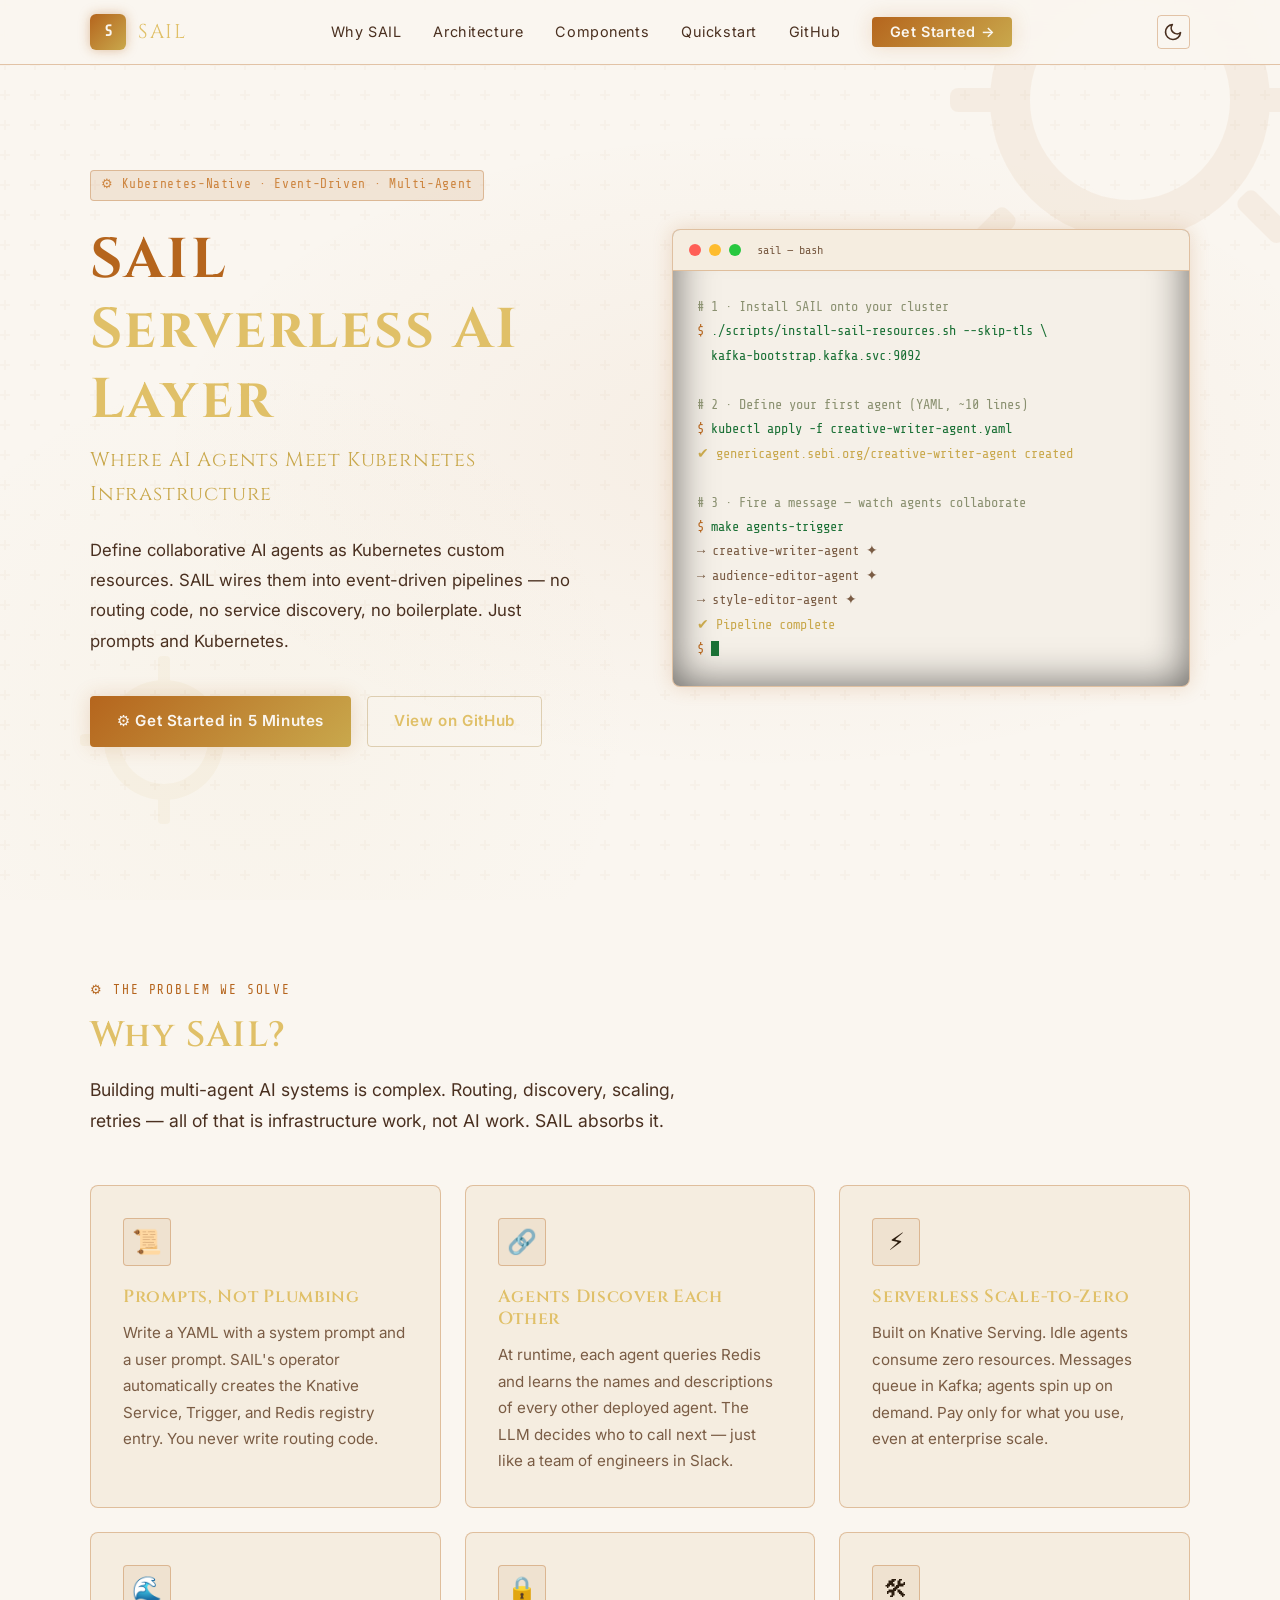
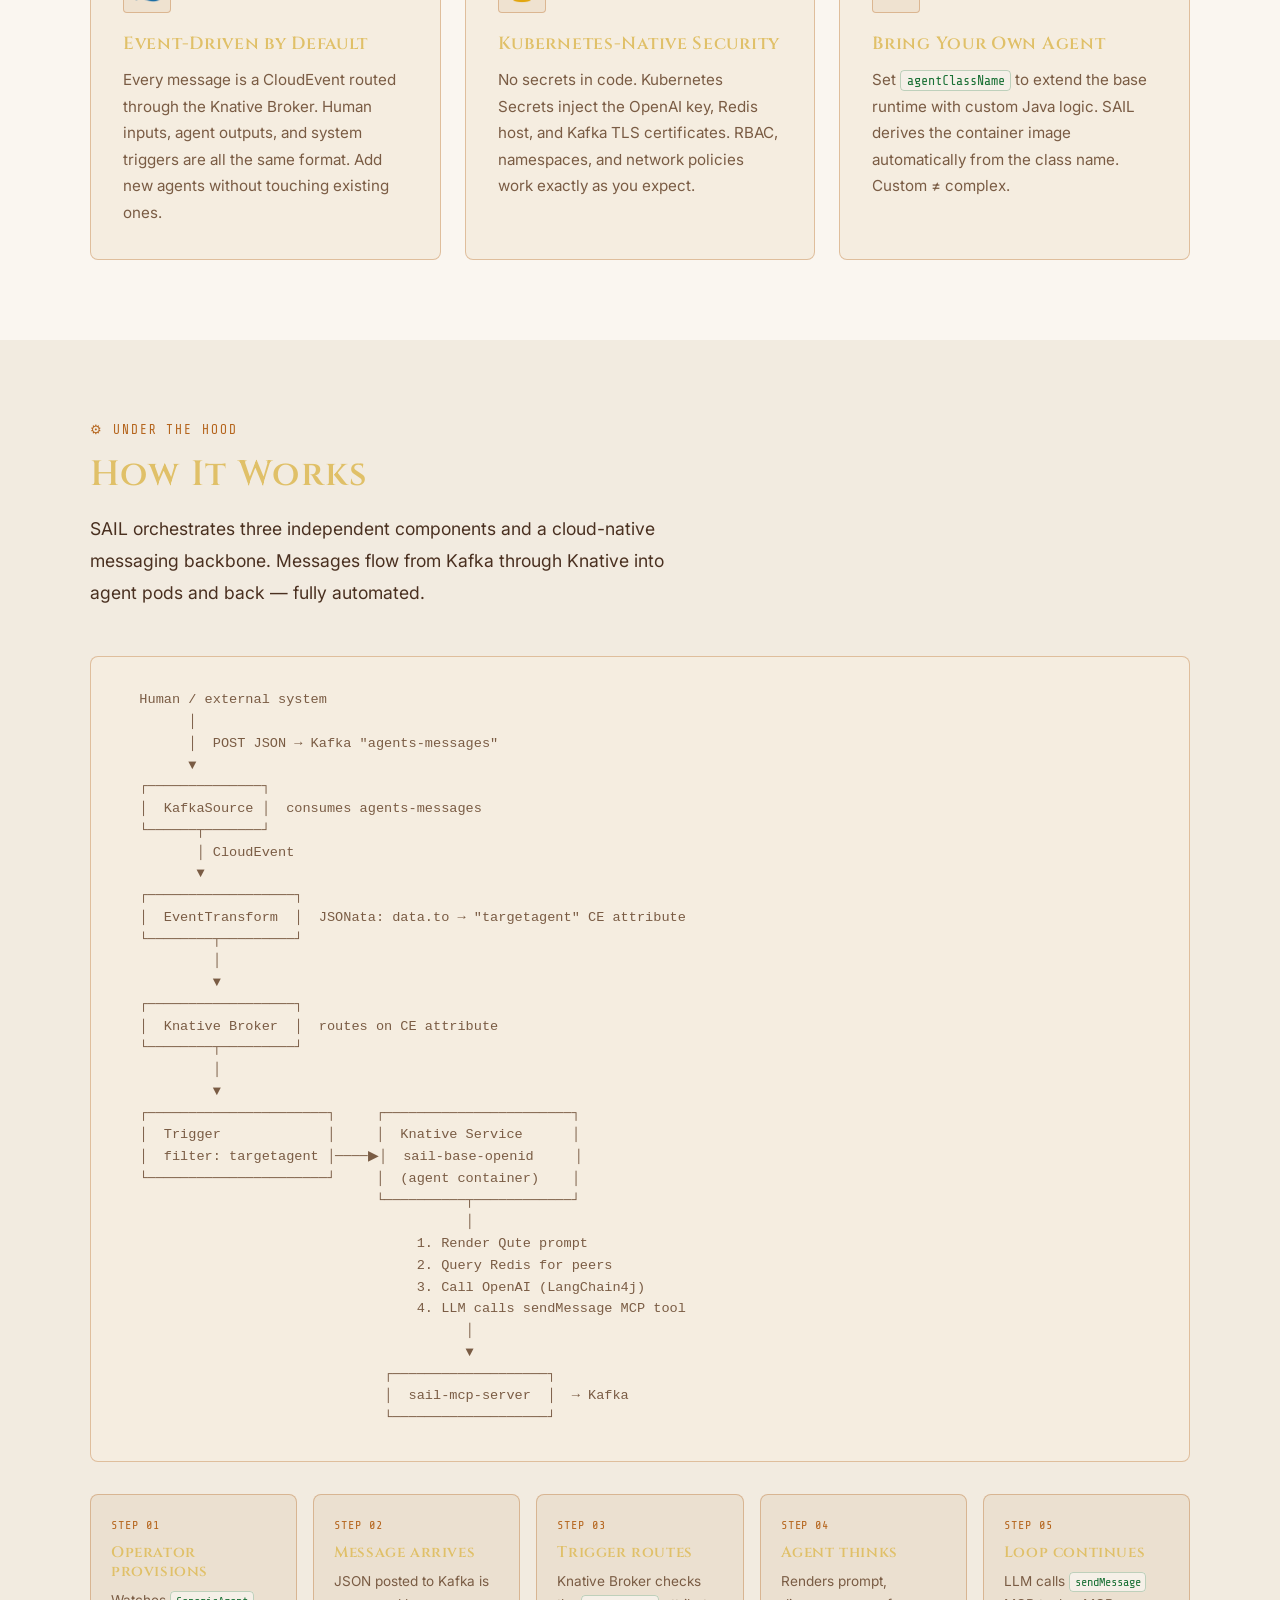
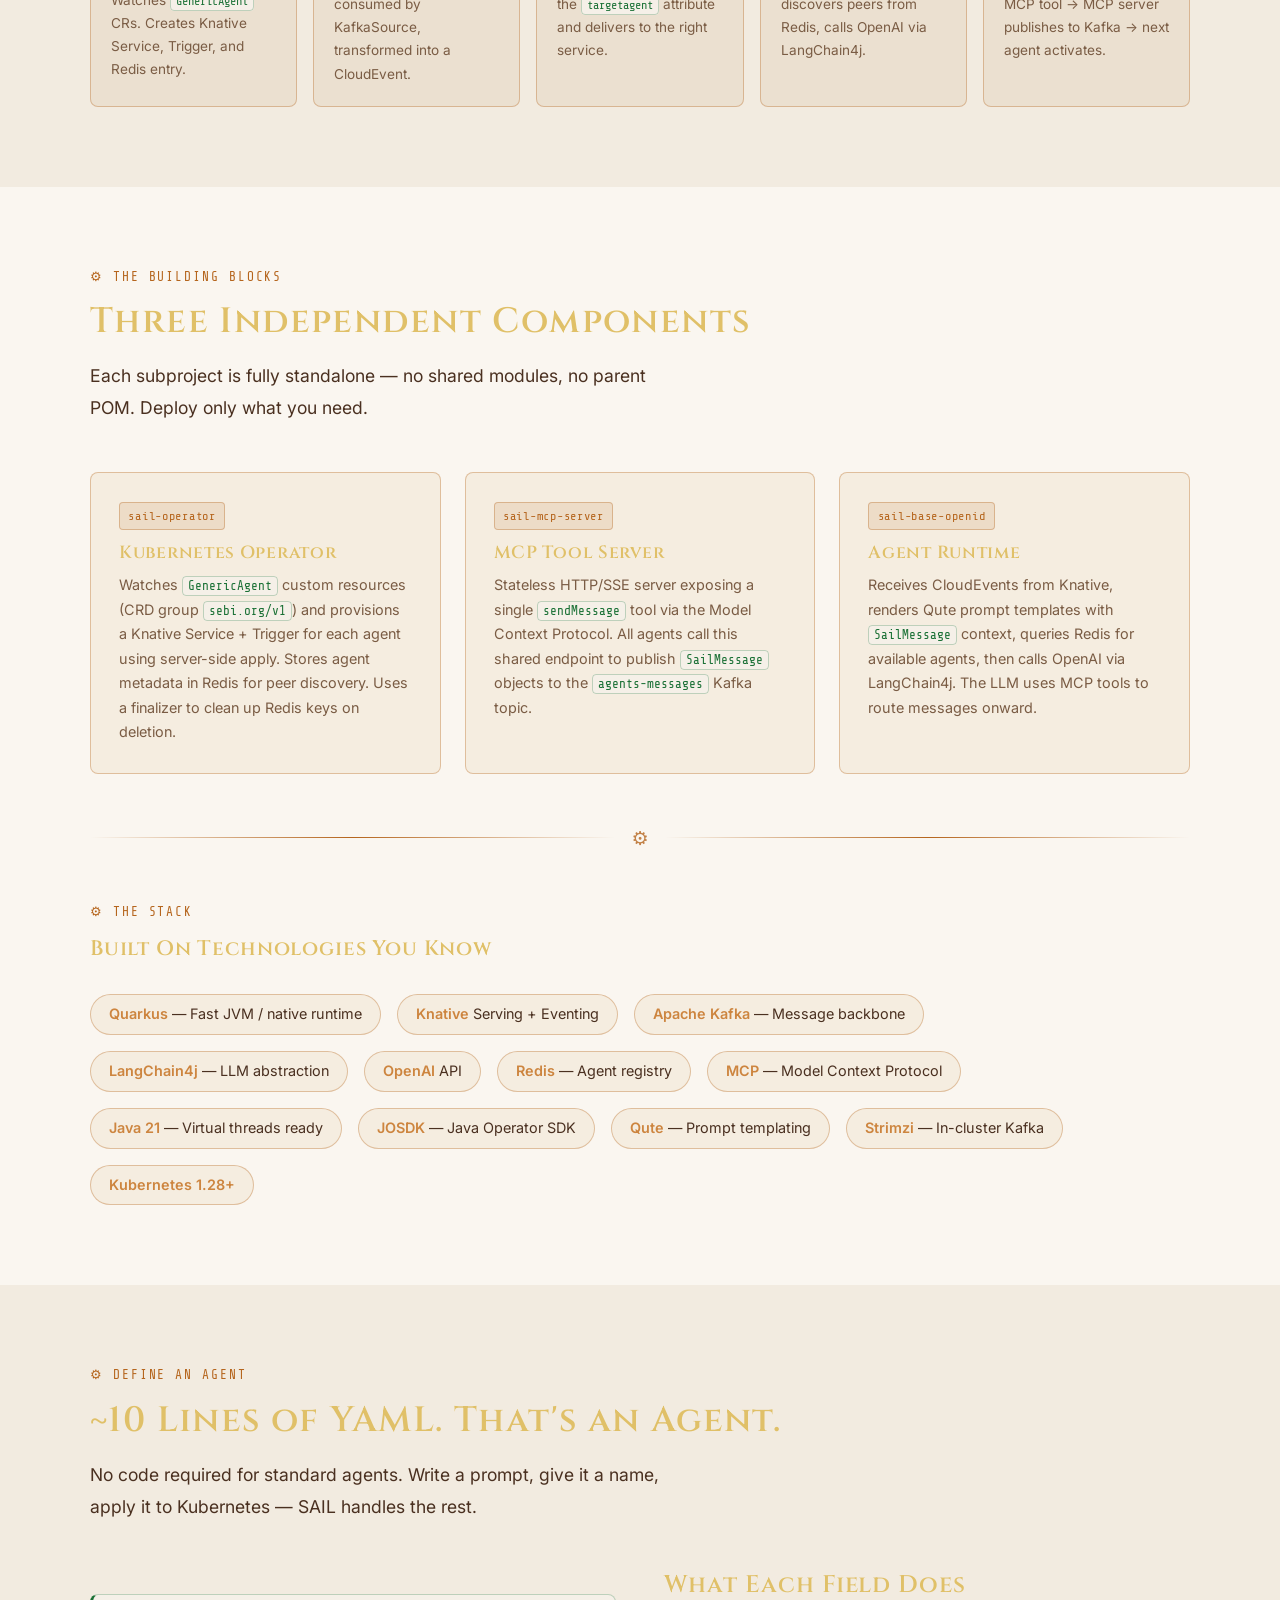
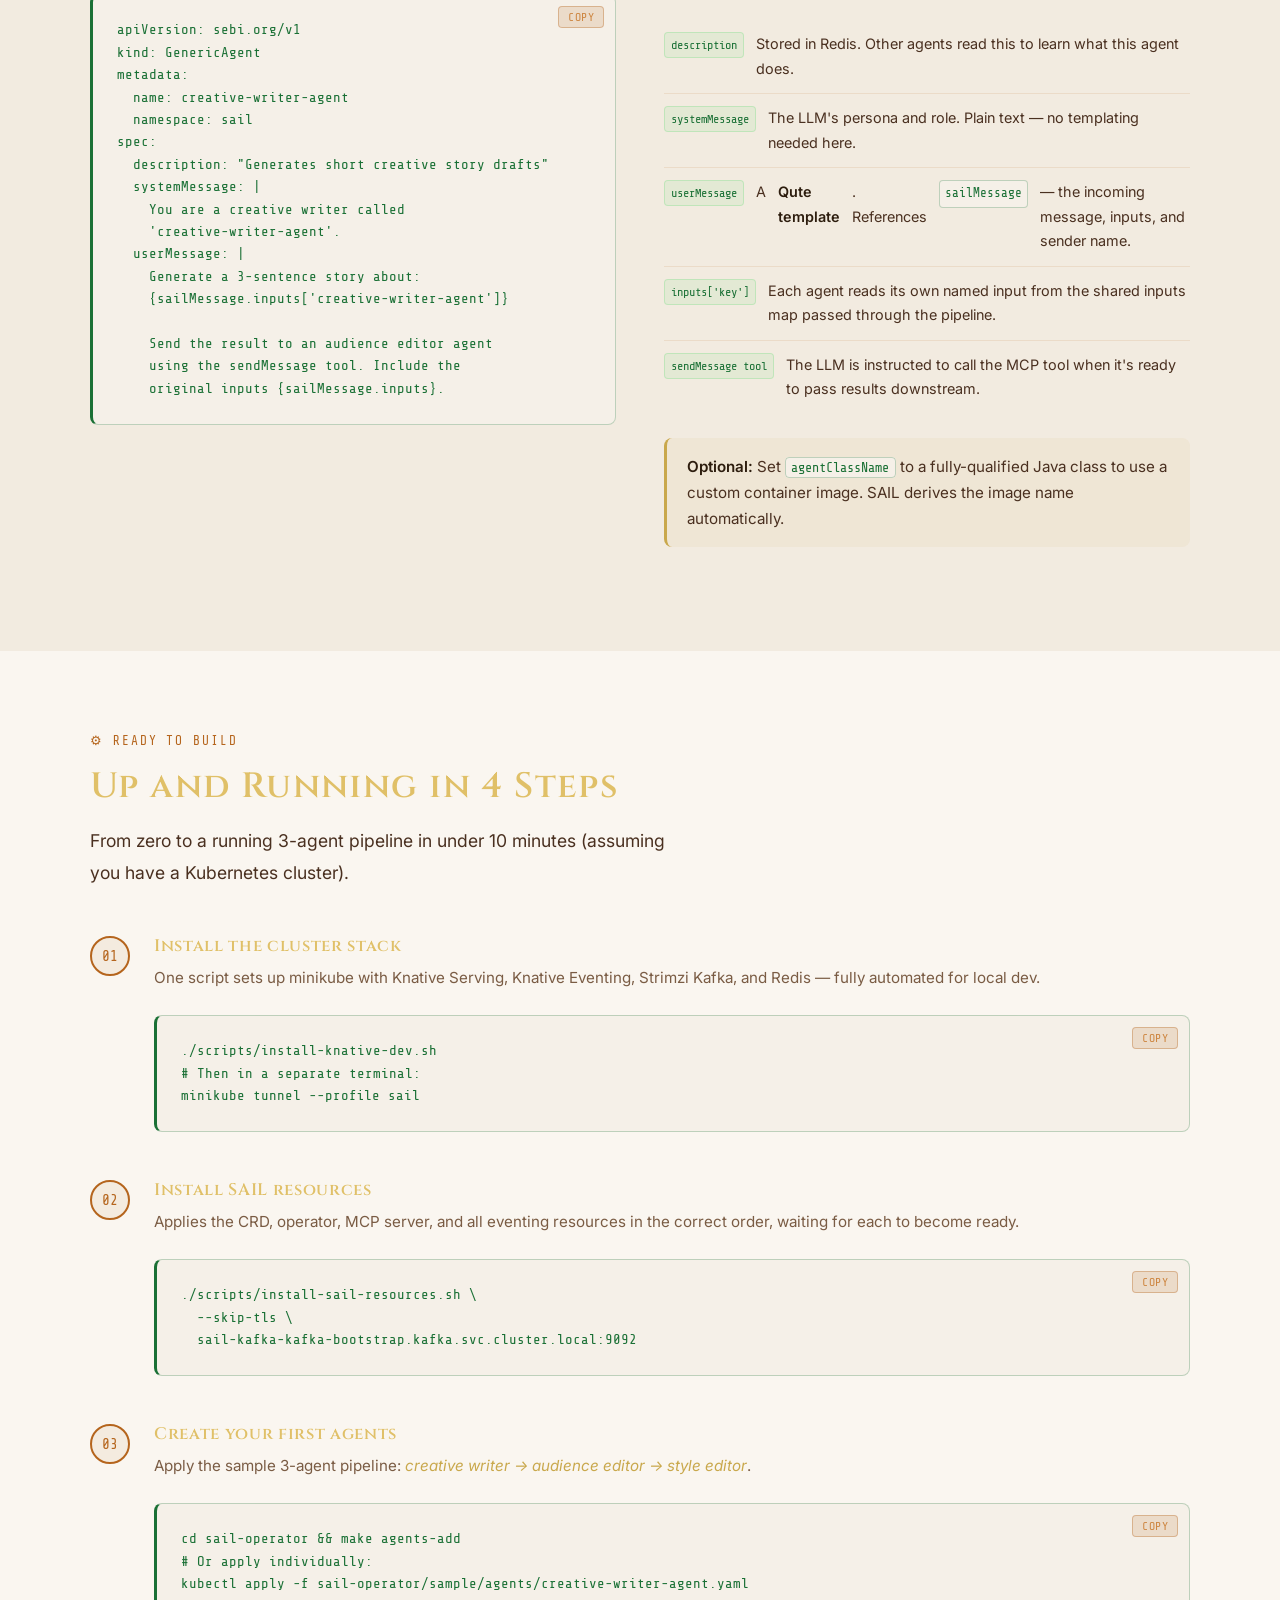
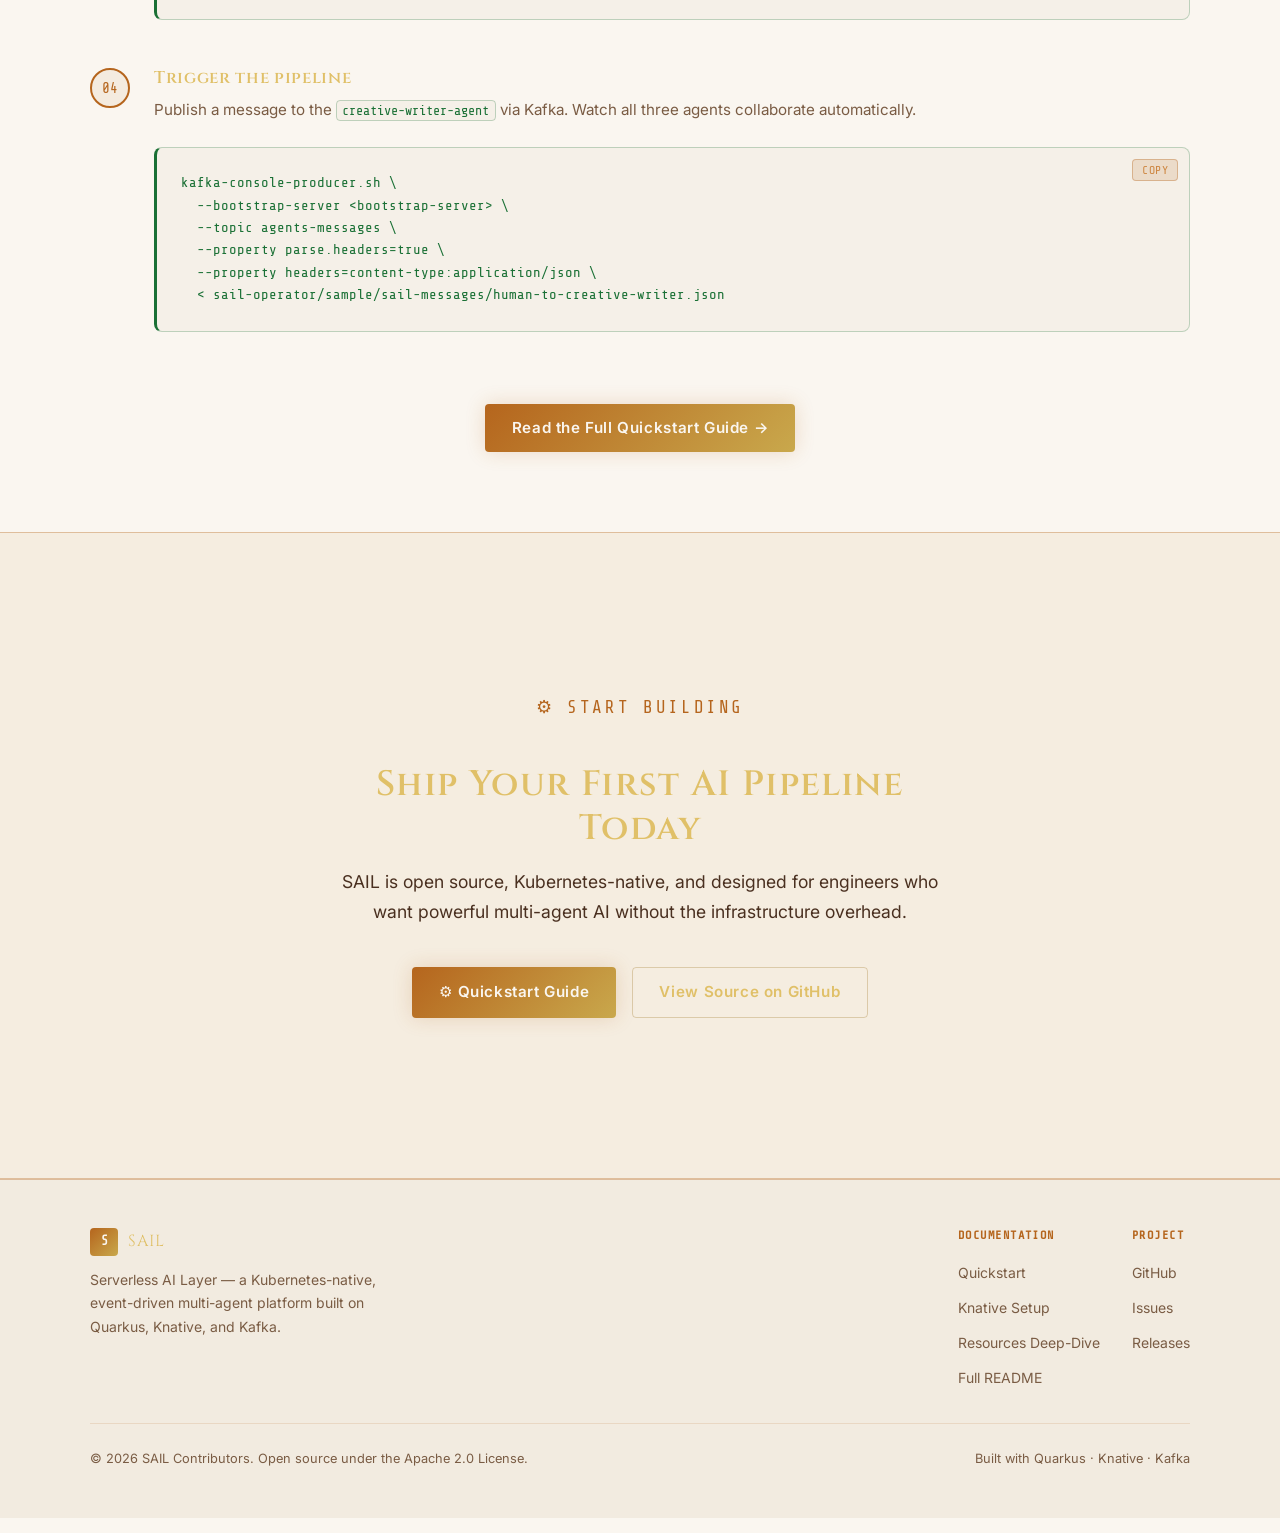
<file: website/index.html>
<!DOCTYPE html>
<html lang="en">
<head>
  <meta charset="UTF-8" />
  <meta name="viewport" content="width=device-width, initial-scale=1.0" />
  <title>SAIL — Serverless AI Layer</title>
  <meta name="description" content="SAIL is a Kubernetes-native, event-driven multi-agent platform. Define AI agents as Kubernetes custom resources and wire them together into collaborative pipelines — no routing code, just prompts." />
  <meta property="og:title" content="SAIL — Serverless AI Layer" />
  <meta property="og:description" content="Kubernetes-native, event-driven multi-agent AI. Define agents as CRs. Wire them with prompts. Ship." />
  <meta property="og:type" content="website" />
  <link rel="stylesheet" href="assets/css/style.css" />
  <link rel="icon" href="data:image/svg+xml,<svg xmlns='http://www.w3.org/2000/svg' viewBox='0 0 100 100'><text y='.9em' font-size='90'>⚙️</text></svg>" />
  <script>
    (function(){var t=localStorage.getItem('sail-theme');if(t){document.documentElement.setAttribute('data-theme',t);}else if(window.matchMedia&&window.matchMedia('(prefers-color-scheme: light)').matches){document.documentElement.setAttribute('data-theme','light');}})();
  </script>
</head>
<body>

  <!-- ── Navigation ─────────────────────────────────────── -->
  <nav class="nav" role="navigation" aria-label="Main navigation">
    <div class="nav-inner">
      <a href="index.html" class="nav-logo" aria-label="SAIL Home">
        <div class="nav-logo-mark">S</div>
        <span class="nav-logo-text">SAIL</span>
      </a>

      <ul class="nav-links" id="navLinks">
        <li><a href="#why">Why SAIL</a></li>
        <li><a href="#architecture">Architecture</a></li>
        <li><a href="#components">Components</a></li>
        <li><a href="quickstart.html">Quickstart</a></li>
        <li><a href="https://github.com/sail-oss/sail" target="_blank" rel="noopener">GitHub</a></li>
        <li><a href="quickstart.html" class="nav-cta">Get Started →</a></li>
      </ul>

      <button class="theme-toggle" id="themeToggle" aria-label="Switch to light mode">
        <!-- Sun icon — shown in dark mode -->
        <svg class="theme-icon-sun" width="20" height="20" viewBox="0 0 24 24" fill="none" stroke="currentColor" stroke-width="2" stroke-linecap="round" stroke-linejoin="round" aria-hidden="true">
          <circle cx="12" cy="12" r="5"/>
          <line x1="12" y1="1" x2="12" y2="3"/><line x1="12" y1="21" x2="12" y2="23"/>
          <line x1="4.22" y1="4.22" x2="5.64" y2="5.64"/><line x1="18.36" y1="18.36" x2="19.78" y2="19.78"/>
          <line x1="1" y1="12" x2="3" y2="12"/><line x1="21" y1="12" x2="23" y2="12"/>
          <line x1="4.22" y1="19.78" x2="5.64" y2="18.36"/><line x1="18.36" y1="5.64" x2="19.78" y2="4.22"/>
        </svg>
        <!-- Moon icon — shown in light mode -->
        <svg class="theme-icon-moon" width="20" height="20" viewBox="0 0 24 24" fill="none" stroke="currentColor" stroke-width="2" stroke-linecap="round" stroke-linejoin="round" aria-hidden="true">
          <path d="M21 12.79A9 9 0 1 1 11.21 3 7 7 0 0 0 21 12.79z"/>
        </svg>
      </button>

      <button class="nav-menu-toggle" id="menuToggle" aria-label="Toggle menu" aria-expanded="false">
        <svg width="22" height="22" viewBox="0 0 22 22" fill="currentColor">
          <rect y="3" width="22" height="2" rx="1"/>
          <rect y="10" width="22" height="2" rx="1"/>
          <rect y="17" width="22" height="2" rx="1"/>
        </svg>
      </button>
    </div>
  </nav>

  <!-- ── Hero ───────────────────────────────────────────── -->
  <section class="hero" aria-labelledby="heroTitle">
    <div class="hero-bg" aria-hidden="true">
      <!-- Decorative gear SVGs -->
      <svg class="gear-decoration" style="width:400px;height:400px;top:-100px;right:-50px" viewBox="0 0 100 100" fill="none" xmlns="http://www.w3.org/2000/svg" aria-hidden="true">
        <path d="M50 15a35 35 0 1 1 0 70A35 35 0 0 1 50 15zm0 10a25 25 0 1 0 0 50 25 25 0 0 0 0-50z" fill="#b5651d"/>
        <rect x="47" y="5" width="6" height="15" rx="2" fill="#b5651d"/>
        <rect x="47" y="80" width="6" height="15" rx="2" fill="#b5651d"/>
        <rect x="5" y="47" width="15" height="6" rx="2" fill="#b5651d"/>
        <rect x="80" y="47" width="15" height="6" rx="2" fill="#b5651d"/>
        <rect x="18" y="18" width="6" height="15" rx="2" transform="rotate(-45 18 18)" fill="#b5651d"/>
        <rect x="76" y="18" width="6" height="15" rx="2" transform="rotate(45 76 18)" fill="#b5651d"/>
        <rect x="18" y="76" width="6" height="15" rx="2" transform="rotate(45 18 76)" fill="#b5651d"/>
        <rect x="76" y="76" width="6" height="15" rx="2" transform="rotate(-45 76 76)" fill="#b5651d"/>
      </svg>
      <svg class="gear-decoration reverse" style="width:200px;height:200px;bottom:60px;left:5%" viewBox="0 0 100 100" fill="none" xmlns="http://www.w3.org/2000/svg" aria-hidden="true">
        <path d="M50 20a30 30 0 1 1 0 60A30 30 0 0 1 50 20zm0 8a22 22 0 1 0 0 44 22 22 0 0 0 0-44z" fill="#c9a84c"/>
        <rect x="47" y="8" width="6" height="14" rx="2" fill="#c9a84c"/>
        <rect x="47" y="78" width="6" height="14" rx="2" fill="#c9a84c"/>
        <rect x="8" y="47" width="14" height="6" rx="2" fill="#c9a84c"/>
        <rect x="78" y="47" width="14" height="6" rx="2" fill="#c9a84c"/>
      </svg>
    </div>

    <div class="hero-inner">
      <div class="hero-text">
        <div class="hero-badge animate-in">
          <span class="hex-badge">⚙ Kubernetes-Native · Event-Driven · Multi-Agent</span>
        </div>
        <h1 class="hero-title animate-in animate-delay-1">
          <span class="accent">SAIL</span><br/>
          Serverless AI Layer
        </h1>
        <p class="hero-subtitle animate-in animate-delay-2">
          Where AI Agents Meet Kubernetes Infrastructure
        </p>
        <p class="hero-desc animate-in animate-delay-3">
          Define collaborative AI agents as Kubernetes custom resources.
          SAIL wires them into event-driven pipelines — no routing code,
          no service discovery, no boilerplate. Just prompts and Kubernetes.
        </p>
        <div class="hero-actions animate-in animate-delay-4">
          <a href="quickstart.html" class="btn btn-primary">
            ⚙ Get Started in 5 Minutes
          </a>
          <a href="https://github.com/sail-oss/sail" class="btn btn-outline" target="_blank" rel="noopener">
            View on GitHub
          </a>
        </div>
      </div>

      <div class="hero-terminal animate-in animate-delay-2" aria-label="Terminal demonstration" role="img">
        <div class="terminal-bar">
          <span class="terminal-dot red"></span>
          <span class="terminal-dot amber"></span>
          <span class="terminal-dot green"></span>
          <span class="terminal-title">sail — bash</span>
        </div>
        <div class="terminal-body">
          <div class="terminal-comment"># 1 · Install SAIL onto your cluster</div>
          <div><span class="terminal-prompt">$ </span><span class="terminal-cmd">./scripts/install-sail-resources.sh --skip-tls \</span></div>
          <div><span class="terminal-cmd">&nbsp;&nbsp;kafka-bootstrap.kafka.svc:9092</span></div>
          <div class="terminal-out">&nbsp;</div>
          <div class="terminal-comment"># 2 · Define your first agent (YAML, ~10 lines)</div>
          <div><span class="terminal-prompt">$ </span><span class="terminal-cmd">kubectl apply -f creative-writer-agent.yaml</span></div>
          <div class="terminal-success">✔ genericagent.sebi.org/creative-writer-agent created</div>
          <div class="terminal-out">&nbsp;</div>
          <div class="terminal-comment"># 3 · Fire a message — watch agents collaborate</div>
          <div><span class="terminal-prompt">$ </span><span class="terminal-cmd">make agents-trigger</span></div>
          <div class="terminal-out">→ creative-writer-agent ✦</div>
          <div class="terminal-out">→ audience-editor-agent ✦</div>
          <div class="terminal-out">→ style-editor-agent ✦</div>
          <div class="terminal-success">✔ Pipeline complete</div>
          <div><span class="terminal-prompt">$ </span><span class="terminal-cursor"></span></div>
        </div>
      </div>
    </div>
  </section>

  <!-- ── Why SAIL ────────────────────────────────────────── -->
  <section id="why" aria-labelledby="whyTitle">
    <div class="section-inner">
      <p class="section-label">⚙ The Problem We Solve</p>
      <h2 class="section-title" id="whyTitle">Why SAIL?</h2>
      <p class="section-subtitle">
        Building multi-agent AI systems is complex. Routing, discovery, scaling, retries —
        all of that is infrastructure work, not AI work. SAIL absorbs it.
      </p>

      <div class="why-grid">
        <div class="why-card">
          <div class="why-icon">📜</div>
          <h3>Prompts, Not Plumbing</h3>
          <p>
            Write a YAML with a system prompt and a user prompt.
            SAIL's operator automatically creates the Knative Service,
            Trigger, and Redis registry entry. You never write routing code.
          </p>
        </div>

        <div class="why-card">
          <div class="why-icon">🔗</div>
          <h3>Agents Discover Each Other</h3>
          <p>
            At runtime, each agent queries Redis and learns the names and
            descriptions of every other deployed agent. The LLM decides
            who to call next — just like a team of engineers in Slack.
          </p>
        </div>

        <div class="why-card">
          <div class="why-icon">⚡</div>
          <h3>Serverless Scale-to-Zero</h3>
          <p>
            Built on Knative Serving. Idle agents consume zero resources.
            Messages queue in Kafka; agents spin up on demand. Pay only
            for what you use, even at enterprise scale.
          </p>
        </div>

        <div class="why-card">
          <div class="why-icon">🌊</div>
          <h3>Event-Driven by Default</h3>
          <p>
            Every message is a CloudEvent routed through the Knative Broker.
            Human inputs, agent outputs, and system triggers are all the same
            format. Add new agents without touching existing ones.
          </p>
        </div>

        <div class="why-card">
          <div class="why-icon">🔒</div>
          <h3>Kubernetes-Native Security</h3>
          <p>
            No secrets in code. Kubernetes Secrets inject the OpenAI key,
            Redis host, and Kafka TLS certificates. RBAC, namespaces, and
            network policies work exactly as you expect.
          </p>
        </div>

        <div class="why-card">
          <div class="why-icon">🛠</div>
          <h3>Bring Your Own Agent</h3>
          <p>
            Set <code>agentClassName</code> to extend the base runtime
            with custom Java logic. SAIL derives the container image
            automatically from the class name. Custom ≠ complex.
          </p>
        </div>
      </div>
    </div>
  </section>

  <!-- ── Architecture ────────────────────────────────────── -->
  <section id="architecture" class="arch-section" aria-labelledby="archTitle">
    <div class="section-inner">
      <p class="section-label">⚙ Under the Hood</p>
      <h2 class="section-title" id="archTitle">How It Works</h2>
      <p class="section-subtitle">
        SAIL orchestrates three independent components and a cloud-native messaging backbone.
        Messages flow from Kafka through Knative into agent pods and back — fully automated.
      </p>

      <div class="arch-diagram" role="img" aria-label="Architecture diagram showing message flow from Kafka through Knative Eventing to agents and back">
<pre>  Human / external system
        │
        │  POST JSON → Kafka "agents-messages"
        ▼
  ┌──────────────┐
  │  KafkaSource │  consumes agents-messages
  └──────┬───────┘
         │ CloudEvent
         ▼
  ┌──────────────────┐
  │  EventTransform  │  JSONata: data.to → "targetagent" CE attribute
  └────────┬─────────┘
           │
           ▼
  ┌──────────────────┐
  │  Knative Broker  │  routes on CE attribute
  └────────┬─────────┘
           │
           ▼
  ┌──────────────────────┐     ┌───────────────────────┐
  │  Trigger             │     │  Knative Service      │
  │  filter: targetagent │────▶│  sail-base-openid     │
  └──────────────────────┘     │  (agent container)    │
                               └──────────┬────────────┘
                                          │
                                    1. Render Qute prompt
                                    2. Query Redis for peers
                                    3. Call OpenAI (LangChain4j)
                                    4. LLM calls sendMessage MCP tool
                                          │
                                          ▼
                                ┌───────────────────┐
                                │  sail-mcp-server  │  → Kafka
                                └───────────────────┘</pre>
      </div>

      <div class="arch-flow">
        <div class="flow-step">
          <span class="flow-step-num">STEP 01</span>
          <h4>Operator provisions</h4>
          <p>Watches <code>GenericAgent</code> CRs. Creates Knative Service, Trigger, and Redis entry.</p>
        </div>
        <div class="flow-step">
          <span class="flow-step-num">STEP 02</span>
          <h4>Message arrives</h4>
          <p>JSON posted to Kafka is consumed by KafkaSource, transformed into a CloudEvent.</p>
        </div>
        <div class="flow-step">
          <span class="flow-step-num">STEP 03</span>
          <h4>Trigger routes</h4>
          <p>Knative Broker checks the <code>targetagent</code> attribute and delivers to the right service.</p>
        </div>
        <div class="flow-step">
          <span class="flow-step-num">STEP 04</span>
          <h4>Agent thinks</h4>
          <p>Renders prompt, discovers peers from Redis, calls OpenAI via LangChain4j.</p>
        </div>
        <div class="flow-step">
          <span class="flow-step-num">STEP 05</span>
          <h4>Loop continues</h4>
          <p>LLM calls <code>sendMessage</code> MCP tool → MCP server publishes to Kafka → next agent activates.</p>
        </div>
      </div>
    </div>
  </section>

  <!-- ── Components ──────────────────────────────────────── -->
  <section id="components" aria-labelledby="componentsTitle">
    <div class="section-inner">
      <p class="section-label">⚙ The Building Blocks</p>
      <h2 class="section-title" id="componentsTitle">Three Independent Components</h2>
      <p class="section-subtitle">
        Each subproject is fully standalone — no shared modules, no parent POM.
        Deploy only what you need.
      </p>

      <div class="components-grid">
        <div class="component-card">
          <span class="component-tag">sail-operator</span>
          <h3>Kubernetes Operator</h3>
          <p>
            Watches <code>GenericAgent</code> custom resources (CRD group <code>sebi.org/v1</code>)
            and provisions a Knative Service + Trigger for each agent using server-side apply.
            Stores agent metadata in Redis for peer discovery. Uses a finalizer to clean up
            Redis keys on deletion.
          </p>
        </div>

        <div class="component-card">
          <span class="component-tag">sail-mcp-server</span>
          <h3>MCP Tool Server</h3>
          <p>
            Stateless HTTP/SSE server exposing a single <code>sendMessage</code> tool via the
            Model Context Protocol. All agents call this shared endpoint to publish
            <code>SailMessage</code> objects to the <code>agents-messages</code> Kafka topic.
          </p>
        </div>

        <div class="component-card">
          <span class="component-tag">sail-base-openid</span>
          <h3>Agent Runtime</h3>
          <p>
            Receives CloudEvents from Knative, renders Qute prompt templates with <code>SailMessage</code>
            context, queries Redis for available agents, then calls OpenAI via LangChain4j.
            The LLM uses MCP tools to route messages onward.
          </p>
        </div>
      </div>

      <div class="steam-divider" aria-hidden="true">
        <span class="steam-divider-icon">⚙</span>
      </div>

      <p class="section-label">⚙ The Stack</p>
      <h3 style="margin-bottom:1rem;font-size:1.3rem">Built On Technologies You Know</h3>
      <div class="stack-grid">
        <span class="stack-pill"><strong>Quarkus</strong> — Fast JVM / native runtime</span>
        <span class="stack-pill"><strong>Knative</strong> Serving + Eventing</span>
        <span class="stack-pill"><strong>Apache Kafka</strong> — Message backbone</span>
        <span class="stack-pill"><strong>LangChain4j</strong> — LLM abstraction</span>
        <span class="stack-pill"><strong>OpenAI</strong> API</span>
        <span class="stack-pill"><strong>Redis</strong> — Agent registry</span>
        <span class="stack-pill"><strong>MCP</strong> — Model Context Protocol</span>
        <span class="stack-pill"><strong>Java 21</strong> — Virtual threads ready</span>
        <span class="stack-pill"><strong>JOSDK</strong> — Java Operator SDK</span>
        <span class="stack-pill"><strong>Qute</strong> — Prompt templating</span>
        <span class="stack-pill"><strong>Strimzi</strong> — In-cluster Kafka</span>
        <span class="stack-pill"><strong>Kubernetes 1.28+</strong></span>
      </div>
    </div>
  </section>

  <!-- ── GenericAgent YAML ────────────────────────────────── -->
  <section id="agent-yaml" class="yaml-section" aria-labelledby="yamlTitle">
    <div class="section-inner">
      <p class="section-label">⚙ Define an Agent</p>
      <h2 class="section-title" id="yamlTitle">~10 Lines of YAML. That's an Agent.</h2>
      <p class="section-subtitle">
        No code required for standard agents. Write a prompt, give it a name,
        apply it to Kubernetes — SAIL handles the rest.
      </p>

      <div class="yaml-split">
        <div>
          <div class="code-block-wrap">
            <pre><code class="language-yaml">apiVersion: sebi.org/v1
kind: GenericAgent
metadata:
  name: creative-writer-agent
  namespace: sail
spec:
  description: "Generates short creative story drafts"
  systemMessage: |
    You are a creative writer called
    'creative-writer-agent'.
  userMessage: |
    Generate a 3-sentence story about:
    {sailMessage.inputs['creative-writer-agent']}

    Send the result to an audience editor agent
    using the sendMessage tool. Include the
    original inputs {sailMessage.inputs}.</code></pre>
            <button class="copy-btn" data-target="yaml-example" aria-label="Copy YAML to clipboard">COPY</button>
          </div>
        </div>

        <div>
          <h3 style="margin-bottom:1.25rem">What Each Field Does</h3>
          <ul class="yaml-annotation">
            <li>
              <span class="tag">description</span>
              Stored in Redis. Other agents read this to learn what this agent does.
            </li>
            <li>
              <span class="tag">systemMessage</span>
              The LLM's persona and role. Plain text — no templating needed here.
            </li>
            <li>
              <span class="tag">userMessage</span>
              A <strong>Qute template</strong>. References <code>sailMessage</code> — the incoming message, inputs, and sender name.
            </li>
            <li>
              <span class="tag">inputs['key']</span>
              Each agent reads its own named input from the shared inputs map passed through the pipeline.
            </li>
            <li>
              <span class="tag">sendMessage tool</span>
              The LLM is instructed to call the MCP tool when it's ready to pass results downstream.
            </li>
          </ul>

          <div class="note" style="margin-top:1.5rem">
            <strong>Optional:</strong> Set <code>agentClassName</code> to a fully-qualified Java class
            to use a custom container image. SAIL derives the image name automatically.
          </div>
        </div>
      </div>
    </div>
  </section>

  <!-- ── Quickstart Preview ──────────────────────────────── -->
  <section id="quickstart-preview" aria-labelledby="qsPreviewTitle">
    <div class="section-inner">
      <p class="section-label">⚙ Ready to Build</p>
      <h2 class="section-title" id="qsPreviewTitle">Up and Running in 4 Steps</h2>
      <p class="section-subtitle">
        From zero to a running 3-agent pipeline in under 10 minutes
        (assuming you have a Kubernetes cluster).
      </p>

      <div class="quickstart-steps">
        <div class="qs-step">
          <div class="qs-num">01</div>
          <div class="qs-content">
            <h3>Install the cluster stack</h3>
            <p>
              One script sets up minikube with Knative Serving, Knative Eventing,
              Strimzi Kafka, and Redis — fully automated for local dev.
            </p>
            <div class="code-block-wrap">
              <pre><code>./scripts/install-knative-dev.sh
# Then in a separate terminal:
minikube tunnel --profile sail</code></pre>
              <button class="copy-btn" aria-label="Copy step 1 commands">COPY</button>
            </div>
          </div>
        </div>

        <div class="qs-step">
          <div class="qs-num">02</div>
          <div class="qs-content">
            <h3>Install SAIL resources</h3>
            <p>
              Applies the CRD, operator, MCP server, and all eventing resources
              in the correct order, waiting for each to become ready.
            </p>
            <div class="code-block-wrap">
              <pre><code>./scripts/install-sail-resources.sh \
  --skip-tls \
  sail-kafka-kafka-bootstrap.kafka.svc.cluster.local:9092</code></pre>
              <button class="copy-btn" aria-label="Copy step 2 commands">COPY</button>
            </div>
          </div>
        </div>

        <div class="qs-step">
          <div class="qs-num">03</div>
          <div class="qs-content">
            <h3>Create your first agents</h3>
            <p>
              Apply the sample 3-agent pipeline: <em>creative writer → audience editor → style editor</em>.
            </p>
            <div class="code-block-wrap">
              <pre><code>cd sail-operator && make agents-add
# Or apply individually:
kubectl apply -f sail-operator/sample/agents/creative-writer-agent.yaml</code></pre>
              <button class="copy-btn" aria-label="Copy step 3 commands">COPY</button>
            </div>
          </div>
        </div>

        <div class="qs-step">
          <div class="qs-num">04</div>
          <div class="qs-content">
            <h3>Trigger the pipeline</h3>
            <p>
              Publish a message to the <code>creative-writer-agent</code> via Kafka.
              Watch all three agents collaborate automatically.
            </p>
            <div class="code-block-wrap">
              <pre><code>kafka-console-producer.sh \
  --bootstrap-server &lt;bootstrap-server&gt; \
  --topic agents-messages \
  --property parse.headers=true \
  --property headers=content-type:application/json \
  &lt; sail-operator/sample/sail-messages/human-to-creative-writer.json</code></pre>
              <button class="copy-btn" aria-label="Copy step 4 commands">COPY</button>
            </div>
          </div>
        </div>
      </div>

      <div style="text-align:center;margin-top:3rem">
        <a href="quickstart.html" class="btn btn-primary">
          Read the Full Quickstart Guide →
        </a>
      </div>
    </div>
  </section>

  <!-- ── CTA ─────────────────────────────────────────────── -->
  <section class="cta-section" aria-labelledby="ctaTitle">
    <div class="cta-inner">
      <p class="section-label" style="text-align:center">⚙ Start Building</p>
      <h2 id="ctaTitle">Ship Your First AI Pipeline Today</h2>
      <p>
        SAIL is open source, Kubernetes-native, and designed for engineers
        who want powerful multi-agent AI without the infrastructure overhead.
      </p>
      <div class="cta-actions">
        <a href="quickstart.html" class="btn btn-primary">⚙ Quickstart Guide</a>
        <a href="https://github.com/sail-oss/sail" class="btn btn-outline" target="_blank" rel="noopener">
          View Source on GitHub
        </a>
      </div>
    </div>
  </section>

  <!-- ── Footer ──────────────────────────────────────────── -->
  <footer class="footer">
    <div class="footer-inner">
      <div class="footer-brand">
        <div class="footer-logo">
          <div class="footer-logo-mark">S</div>
          <span class="footer-logo-text">SAIL</span>
        </div>
        <p class="footer-desc">
          Serverless AI Layer — a Kubernetes-native, event-driven multi-agent platform
          built on Quarkus, Knative, and Kafka.
        </p>
      </div>

      <div class="footer-links">
        <div class="footer-link-group">
          <h4>Documentation</h4>
          <ul>
            <li><a href="quickstart.html">Quickstart</a></li>
            <li><a href="https://github.com/sail-oss/sail/blob/main/docs/knative-installation.md" target="_blank" rel="noopener">Knative Setup</a></li>
            <li><a href="https://github.com/sail-oss/sail/blob/main/docs/sail-resources.md" target="_blank" rel="noopener">Resources Deep-Dive</a></li>
            <li><a href="https://github.com/sail-oss/sail/blob/main/README.md" target="_blank" rel="noopener">Full README</a></li>
          </ul>
        </div>
        <div class="footer-link-group">
          <h4>Project</h4>
          <ul>
            <li><a href="https://github.com/sail-oss/sail" target="_blank" rel="noopener">GitHub</a></li>
            <li><a href="https://github.com/sail-oss/sail/issues" target="_blank" rel="noopener">Issues</a></li>
            <li><a href="https://github.com/sail-oss/sail/releases" target="_blank" rel="noopener">Releases</a></li>
          </ul>
        </div>
      </div>
    </div>

    <div class="footer-bottom">
      <p>© 2026 SAIL Contributors. Open source under the Apache 2.0 License.</p>
      <p>Built with Quarkus · Knative · Kafka</p>
    </div>
  </footer>

  <script src="assets/js/main.js"></script>
</body>
</html>
</file>
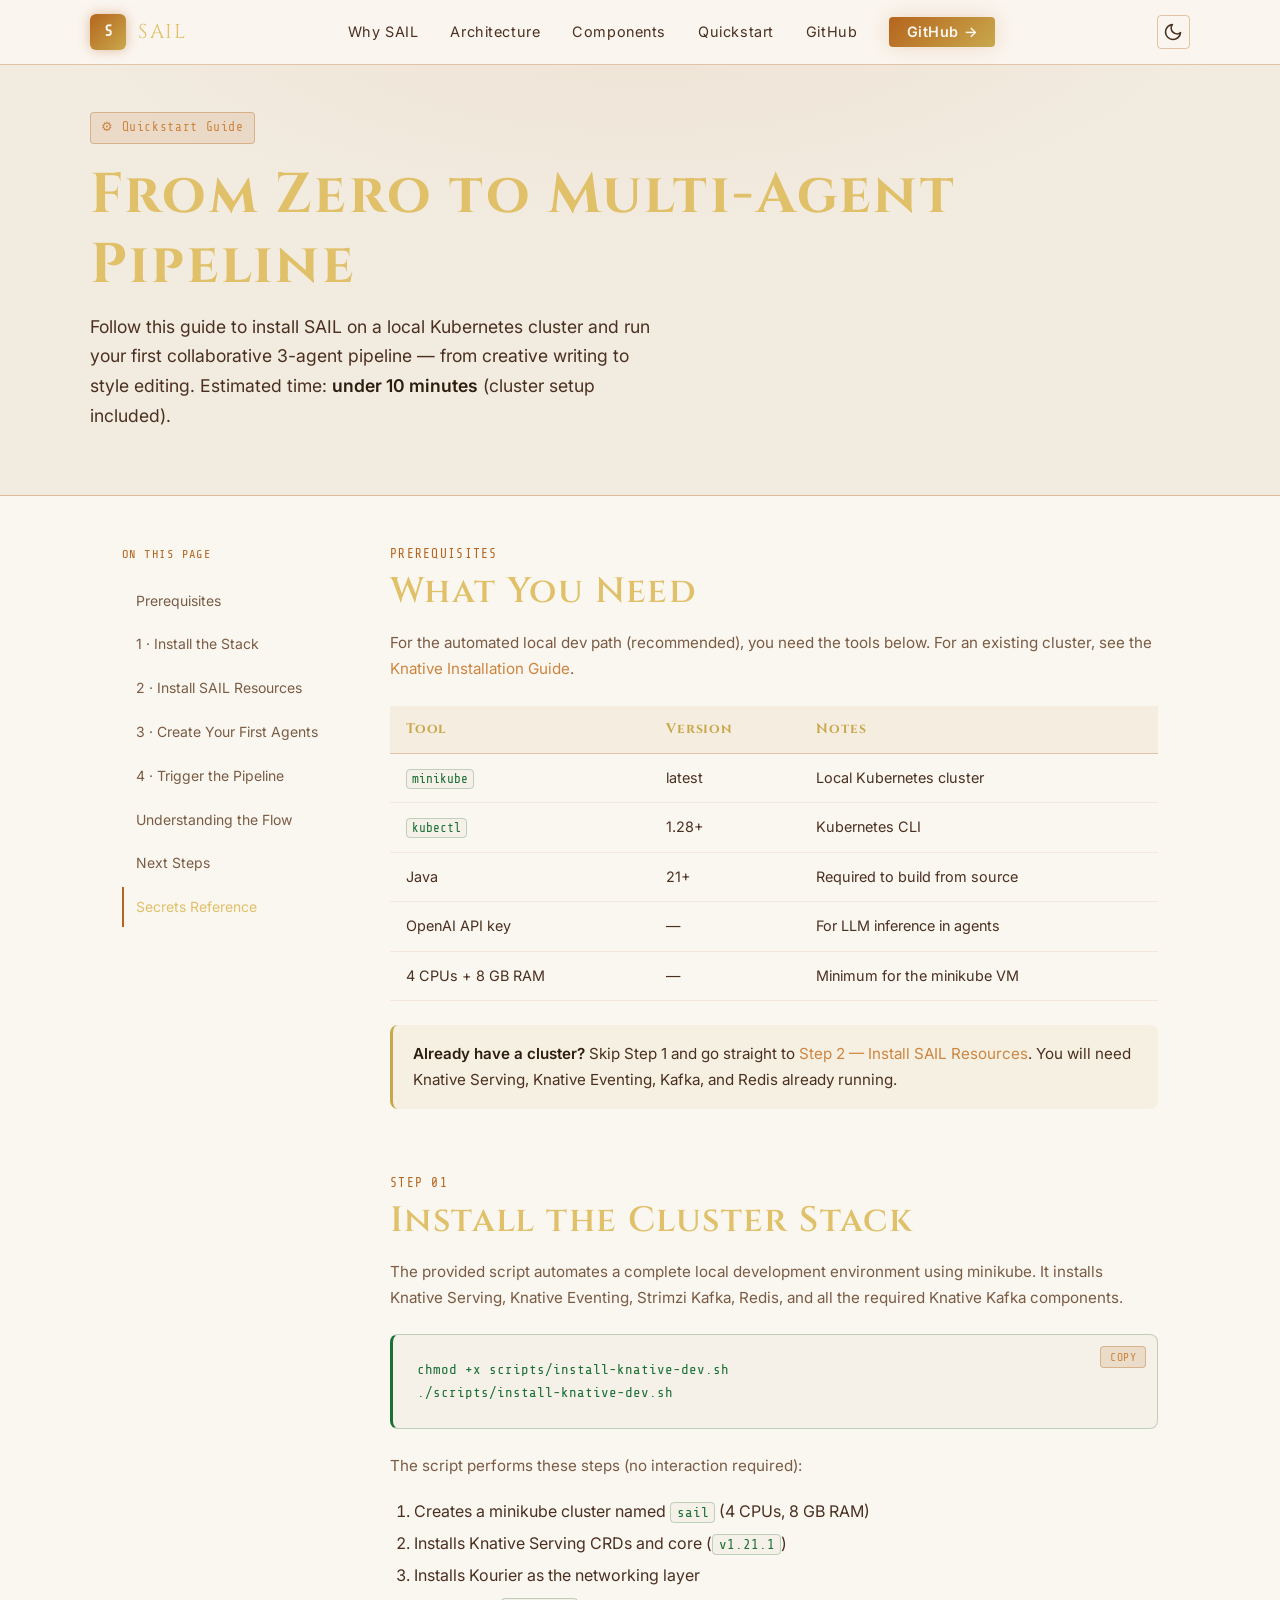
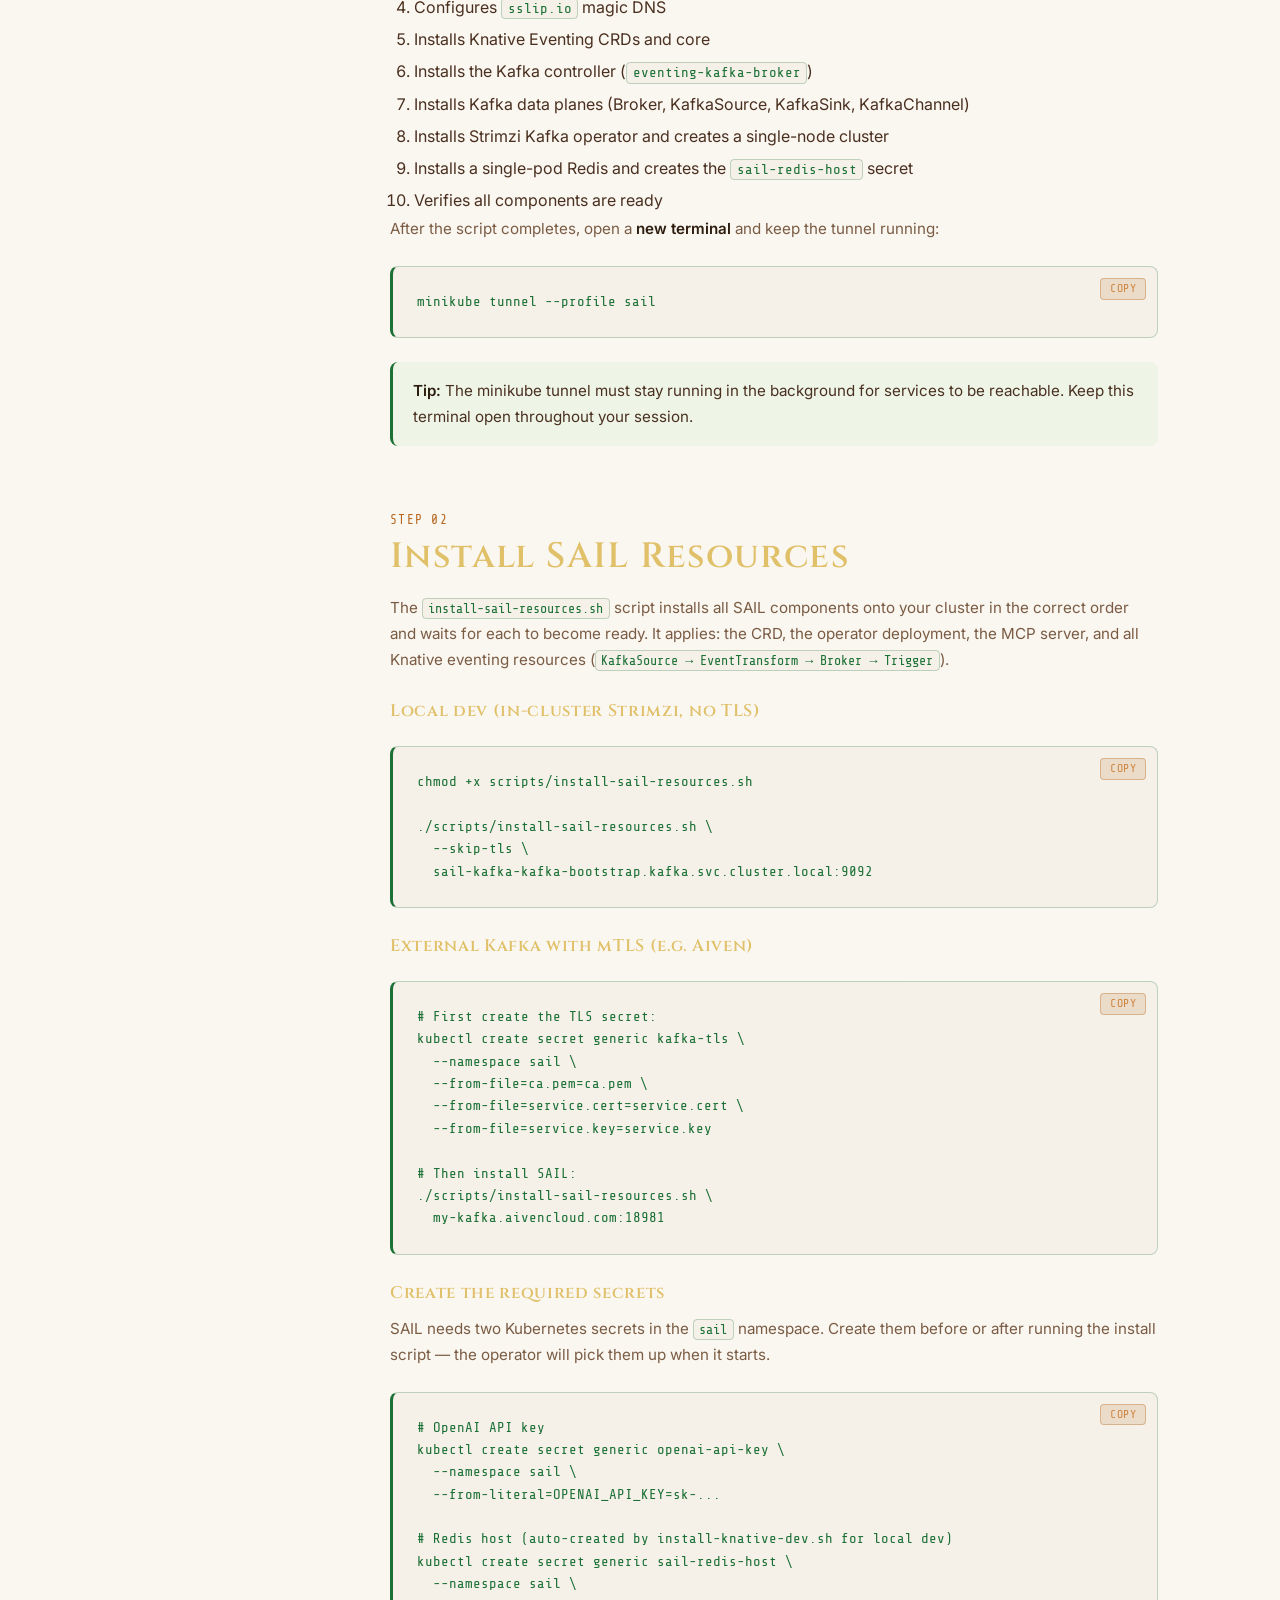
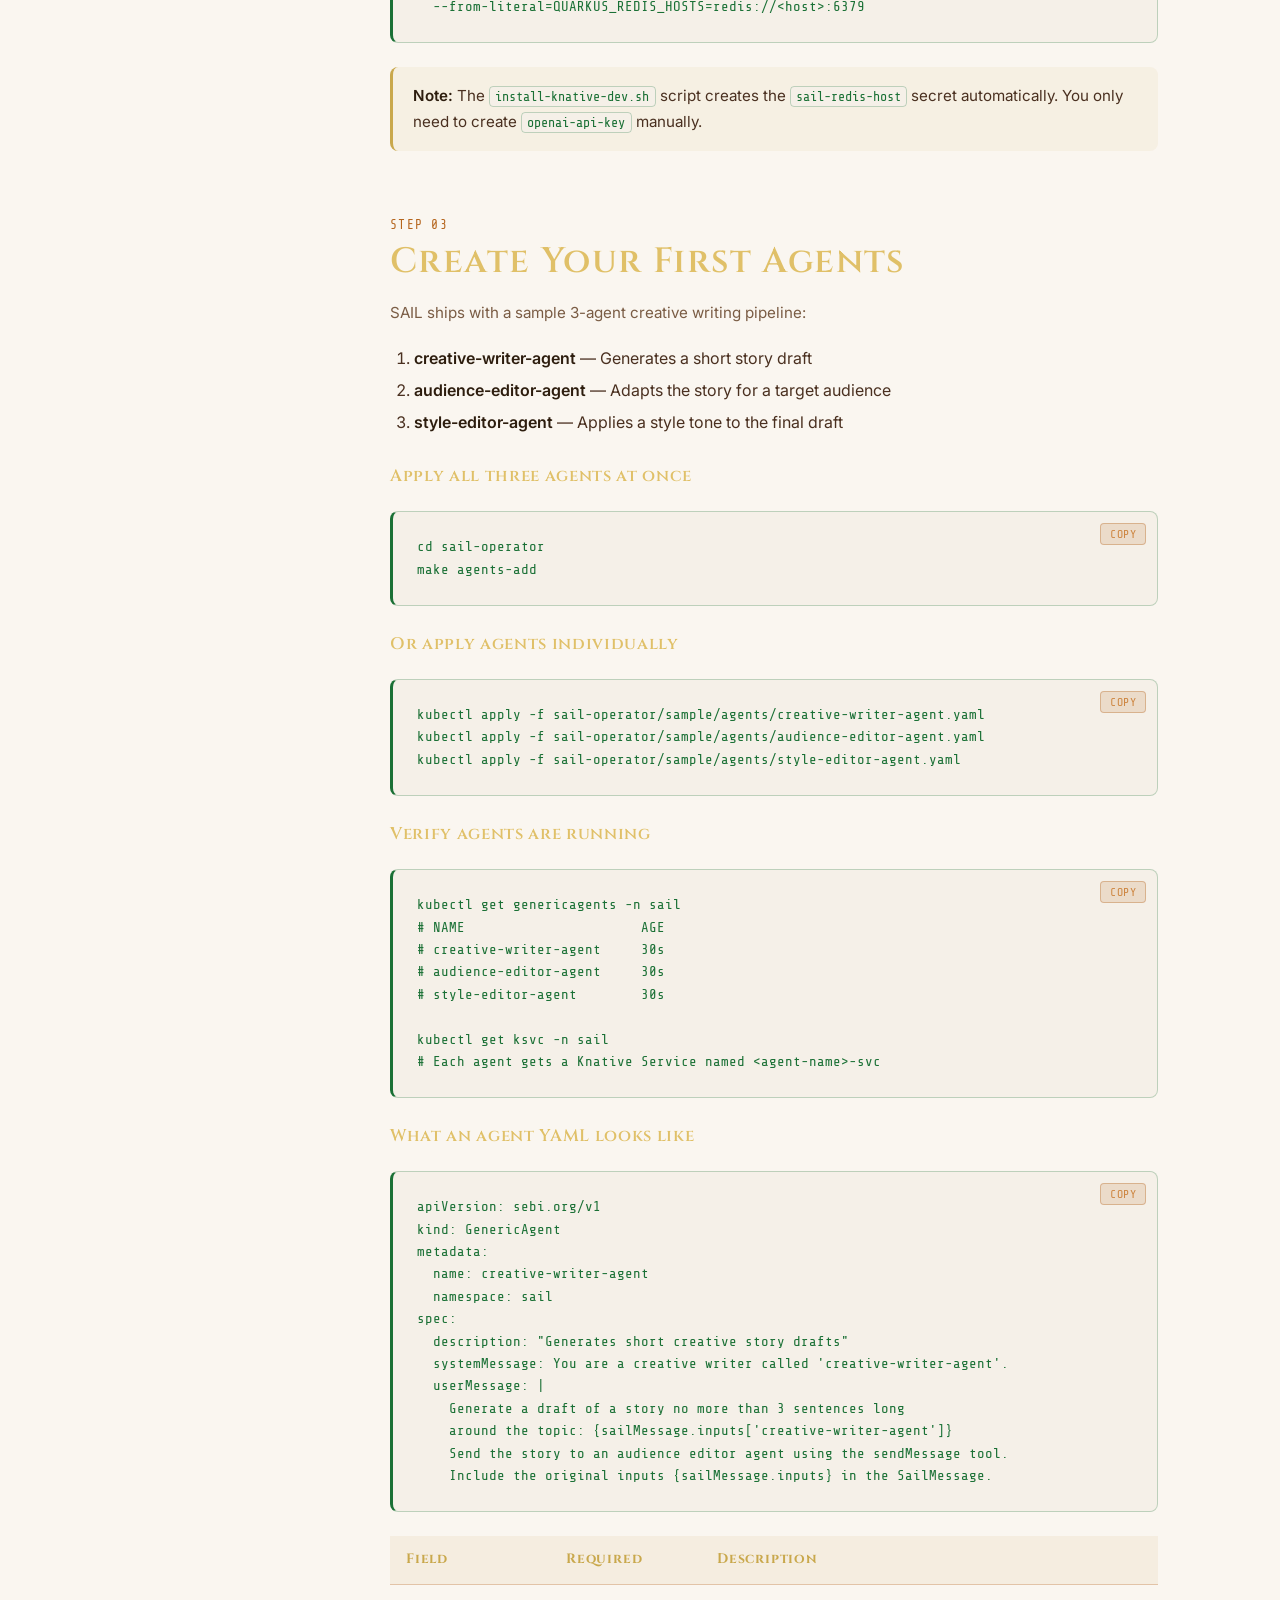
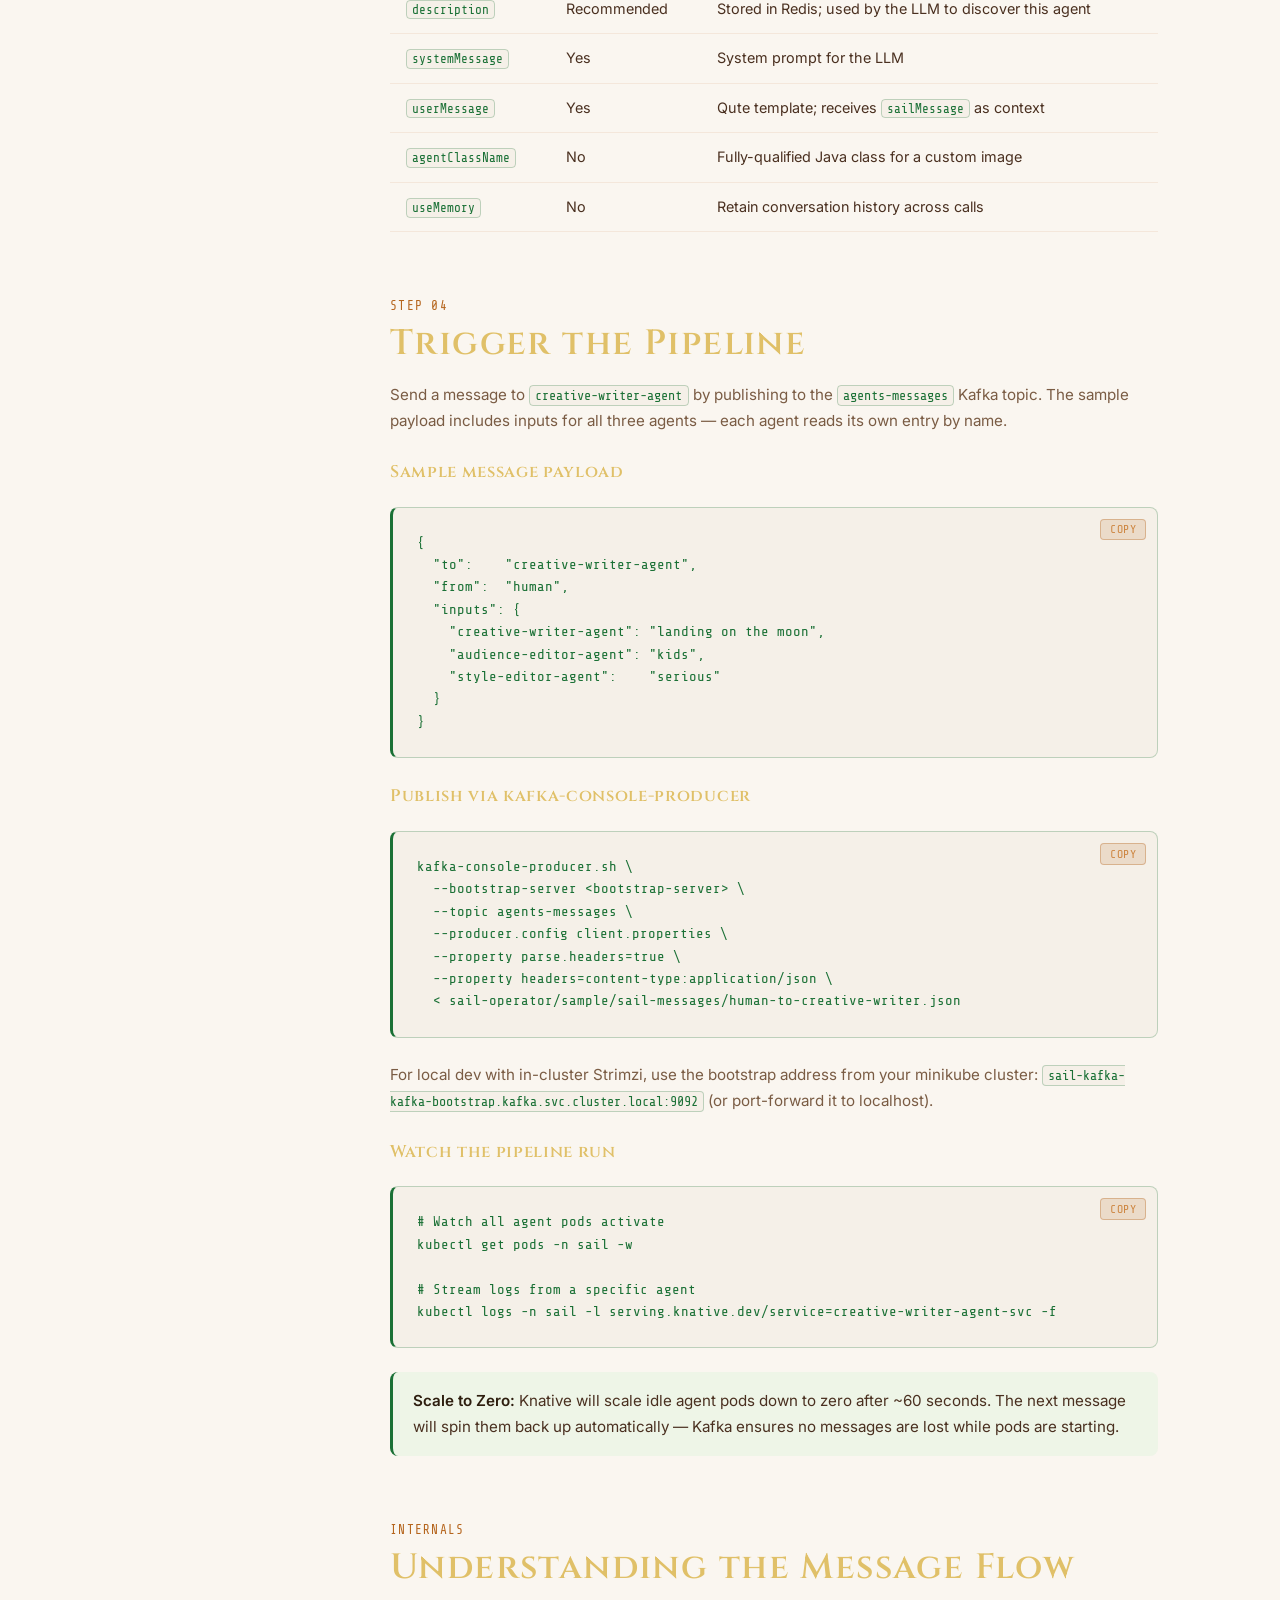
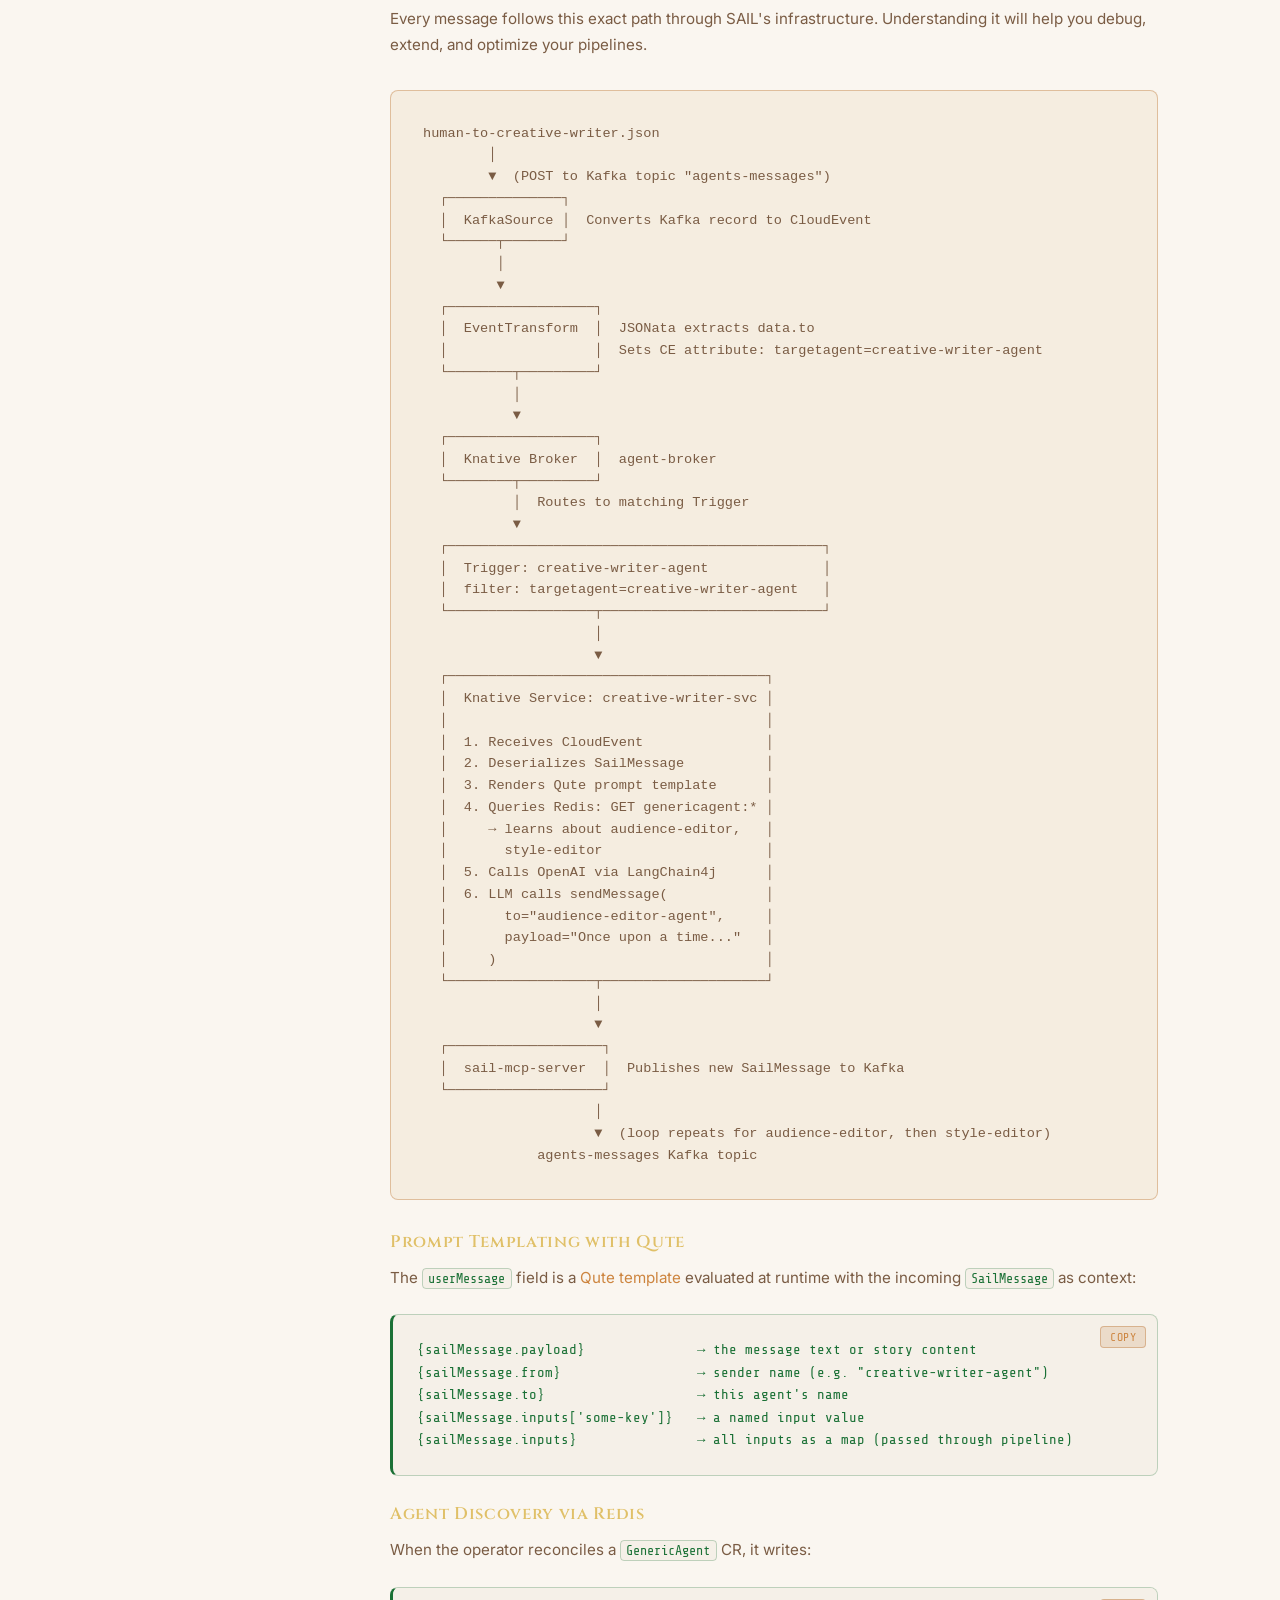
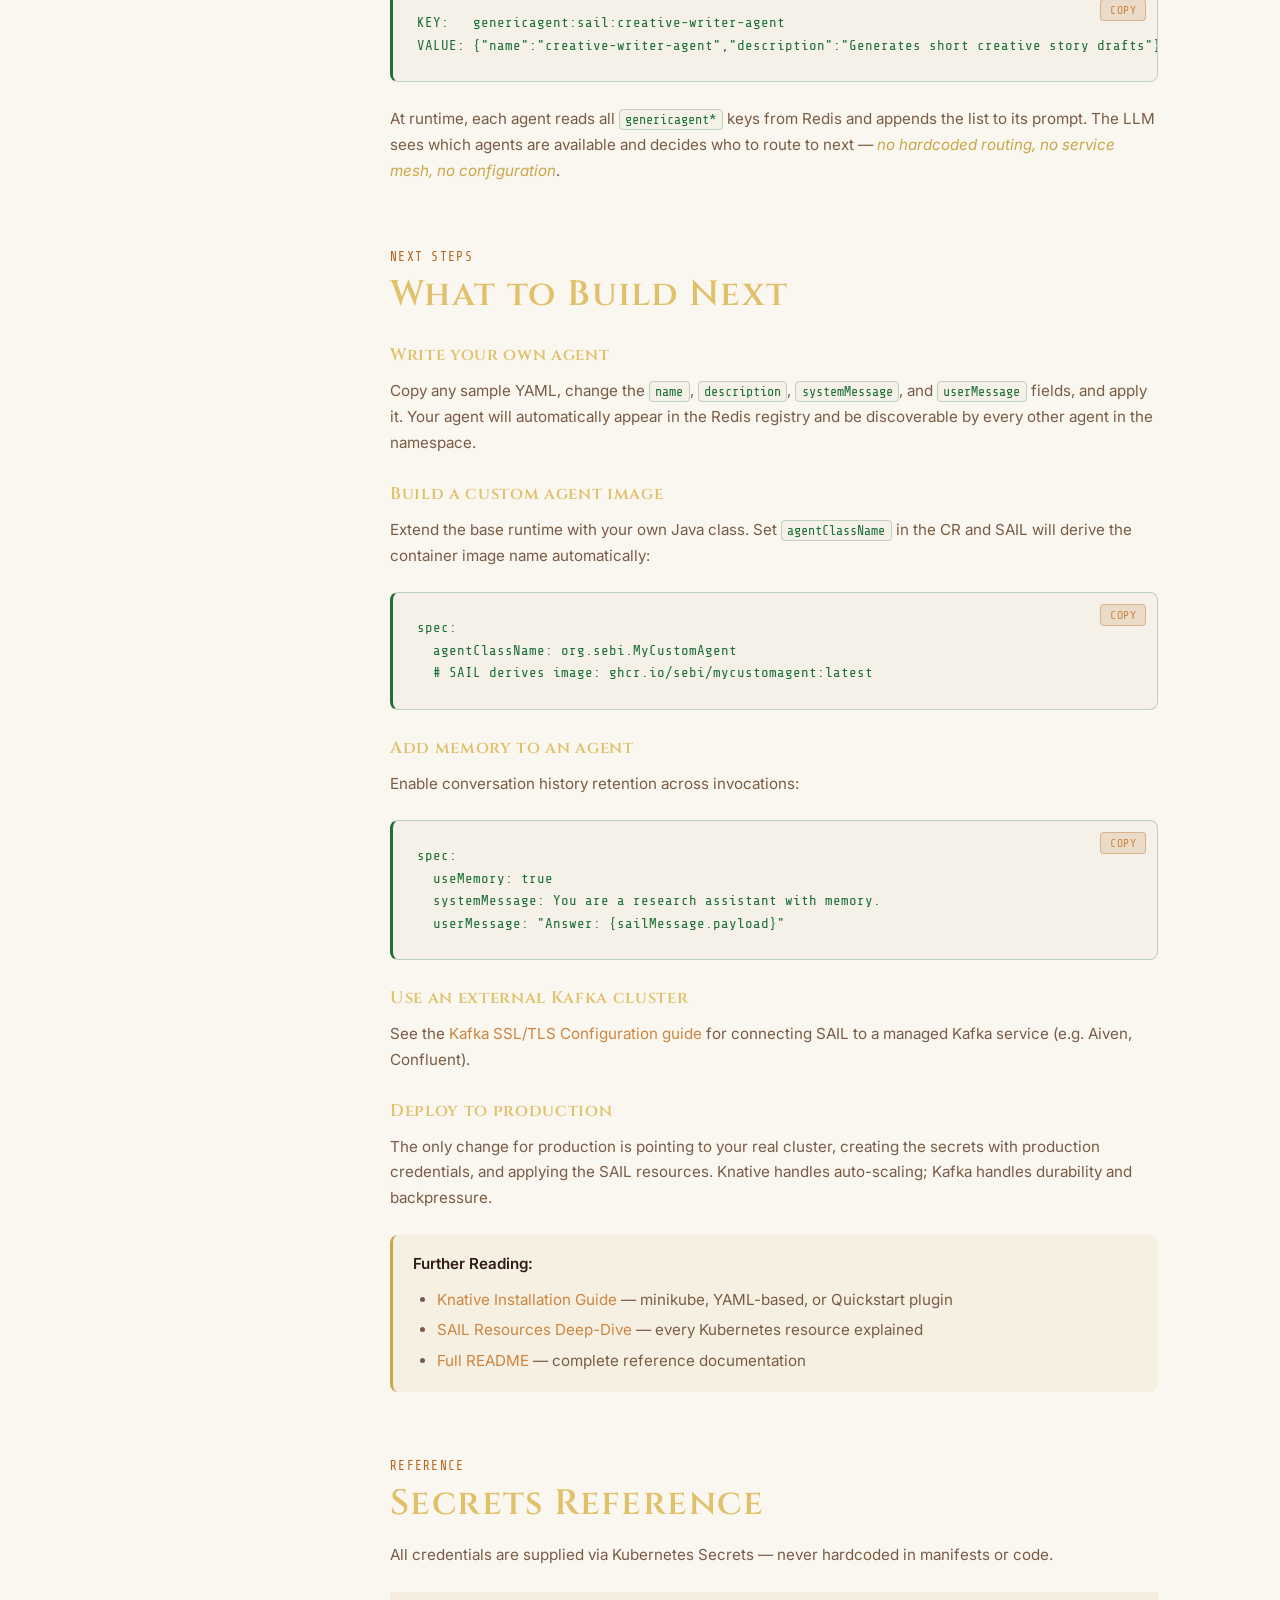
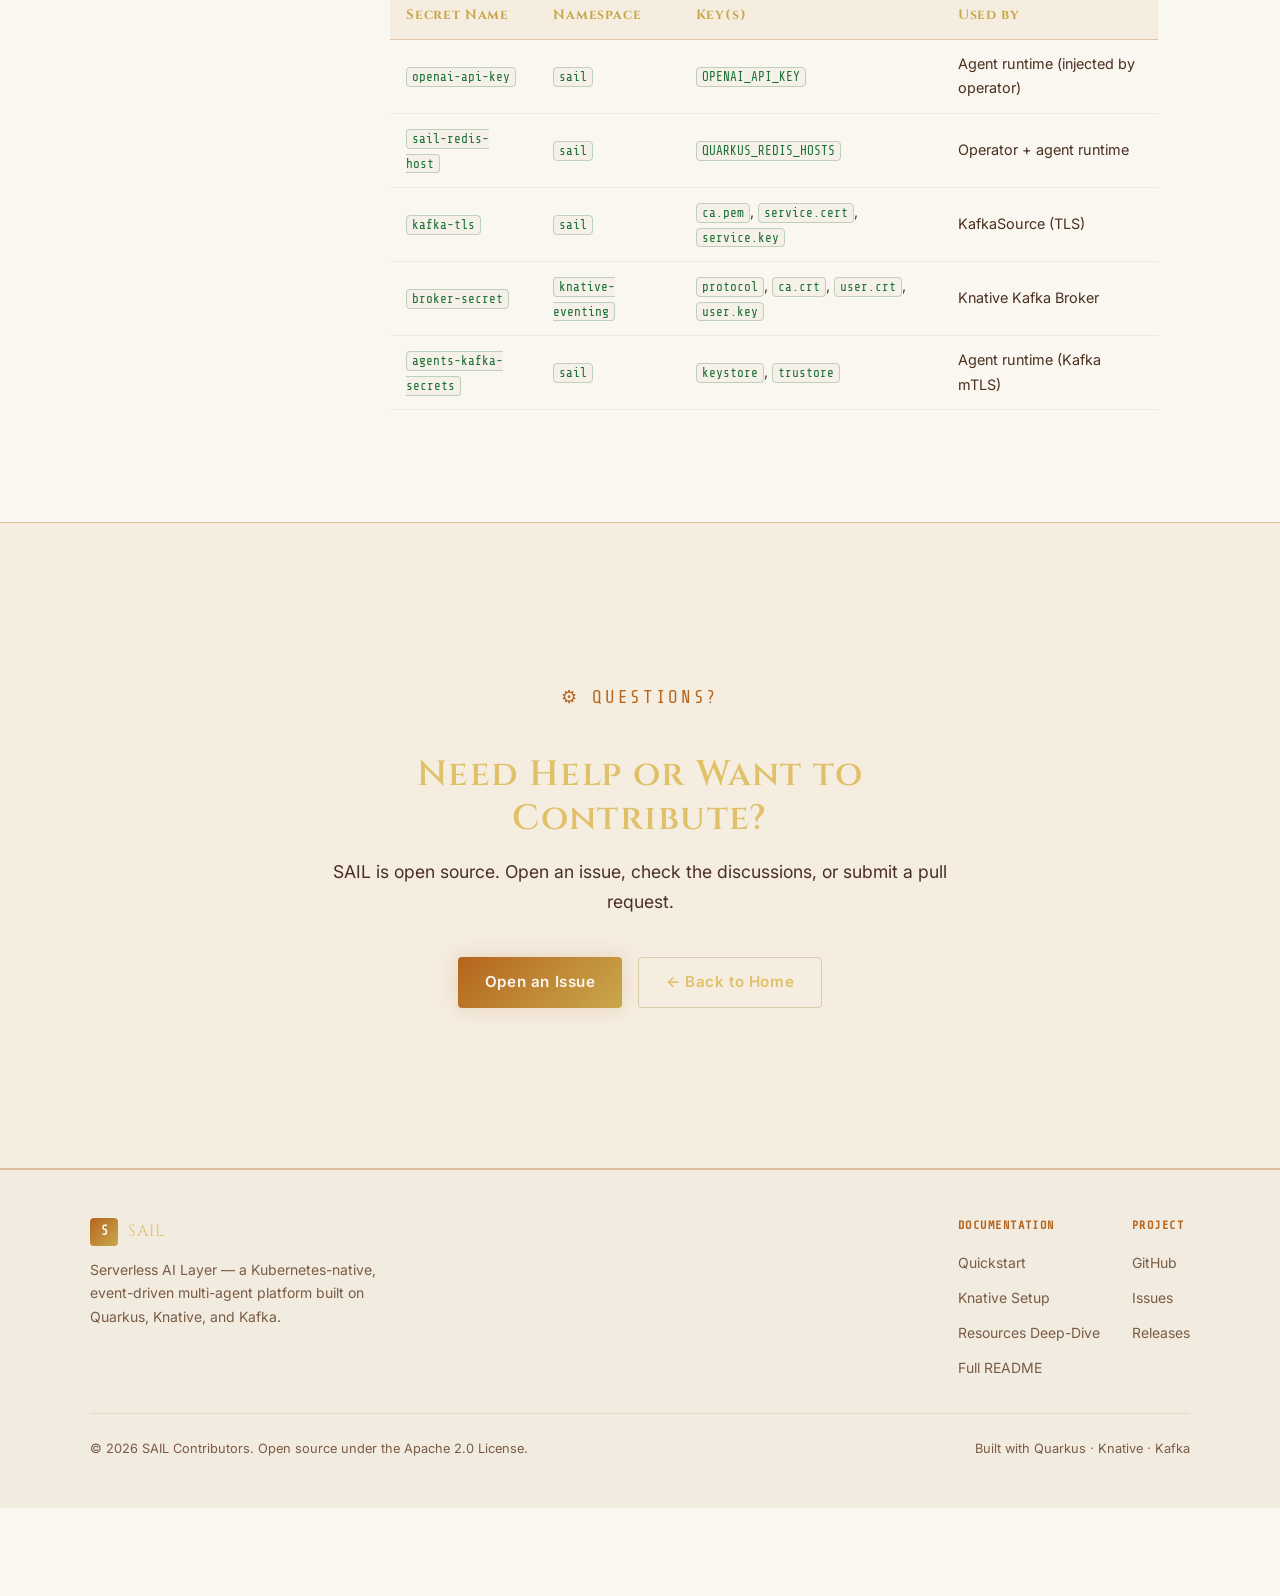
<file: website/quickstart.html>
<!DOCTYPE html>
<html lang="en">
<head>
  <meta charset="UTF-8" />
  <meta name="viewport" content="width=device-width, initial-scale=1.0" />
  <title>Quickstart — SAIL</title>
  <meta name="description" content="Get SAIL up and running in under 10 minutes. Install Knative, deploy the operator, define your first agents, and trigger a collaborative AI pipeline." />
  <link rel="stylesheet" href="assets/css/style.css" />
  <link rel="icon" href="data:image/svg+xml,<svg xmlns='http://www.w3.org/2000/svg' viewBox='0 0 100 100'><text y='.9em' font-size='90'>⚙️</text></svg>" />
  <script>
    (function(){var t=localStorage.getItem('sail-theme');if(t){document.documentElement.setAttribute('data-theme',t);}else if(window.matchMedia&&window.matchMedia('(prefers-color-scheme: light)').matches){document.documentElement.setAttribute('data-theme','light');}})();
  </script>
</head>
<body>

  <!-- ── Navigation ─────────────────────────────────────── -->
  <nav class="nav" role="navigation" aria-label="Main navigation">
    <div class="nav-inner">
      <a href="index.html" class="nav-logo" aria-label="SAIL Home">
        <div class="nav-logo-mark">S</div>
        <span class="nav-logo-text">SAIL</span>
      </a>

      <ul class="nav-links" id="navLinks">
        <li><a href="index.html#why">Why SAIL</a></li>
        <li><a href="index.html#architecture">Architecture</a></li>
        <li><a href="index.html#components">Components</a></li>
        <li><a href="quickstart.html">Quickstart</a></li>
        <li><a href="https://github.com/sail-oss/sail" target="_blank" rel="noopener">GitHub</a></li>
        <li><a href="https://github.com/sail-oss/sail" class="nav-cta" target="_blank" rel="noopener">GitHub →</a></li>
      </ul>

      <button class="theme-toggle" id="themeToggle" aria-label="Switch to light mode">
        <!-- Sun icon — shown in dark mode -->
        <svg class="theme-icon-sun" width="20" height="20" viewBox="0 0 24 24" fill="none" stroke="currentColor" stroke-width="2" stroke-linecap="round" stroke-linejoin="round" aria-hidden="true">
          <circle cx="12" cy="12" r="5"/>
          <line x1="12" y1="1" x2="12" y2="3"/><line x1="12" y1="21" x2="12" y2="23"/>
          <line x1="4.22" y1="4.22" x2="5.64" y2="5.64"/><line x1="18.36" y1="18.36" x2="19.78" y2="19.78"/>
          <line x1="1" y1="12" x2="3" y2="12"/><line x1="21" y1="12" x2="23" y2="12"/>
          <line x1="4.22" y1="19.78" x2="5.64" y2="18.36"/><line x1="18.36" y1="5.64" x2="19.78" y2="4.22"/>
        </svg>
        <!-- Moon icon — shown in light mode -->
        <svg class="theme-icon-moon" width="20" height="20" viewBox="0 0 24 24" fill="none" stroke="currentColor" stroke-width="2" stroke-linecap="round" stroke-linejoin="round" aria-hidden="true">
          <path d="M21 12.79A9 9 0 1 1 11.21 3 7 7 0 0 0 21 12.79z"/>
        </svg>
      </button>

      <button class="nav-menu-toggle" id="menuToggle" aria-label="Toggle menu" aria-expanded="false">
        <svg width="22" height="22" viewBox="0 0 22 22" fill="currentColor">
          <rect y="3" width="22" height="2" rx="1"/>
          <rect y="10" width="22" height="2" rx="1"/>
          <rect y="17" width="22" height="2" rx="1"/>
        </svg>
      </button>
    </div>
  </nav>

  <!-- ── Page Header ─────────────────────────────────────── -->
  <header class="page-header">
    <div class="page-header-bg" aria-hidden="true"></div>
    <div class="page-header-inner">
      <div class="hex-badge" style="margin-bottom:1rem">⚙ Quickstart Guide</div>
      <h1>From Zero to Multi-Agent Pipeline</h1>
      <p>
        Follow this guide to install SAIL on a local Kubernetes cluster and run your first
        collaborative 3-agent pipeline — from creative writing to style editing.
        Estimated time: <strong>under 10 minutes</strong> (cluster setup included).
      </p>
    </div>
  </header>

  <!-- ── Main Content ────────────────────────────────────── -->
  <div class="qs-layout">

    <!-- Sidebar TOC -->
    <aside class="qs-sidebar" aria-label="Table of contents">
      <div class="qs-sidebar-title">On This Page</div>
      <ul class="qs-nav" id="tocNav">
        <li><a href="#prerequisites">Prerequisites</a></li>
        <li><a href="#step1">1 · Install the Stack</a></li>
        <li><a href="#step2">2 · Install SAIL Resources</a></li>
        <li><a href="#step3">3 · Create Your First Agents</a></li>
        <li><a href="#step4">4 · Trigger the Pipeline</a></li>
        <li><a href="#understand">Understanding the Flow</a></li>
        <li><a href="#next">Next Steps</a></li>
        <li><a href="#secrets">Secrets Reference</a></li>
      </ul>
    </aside>

    <!-- Main content -->
    <main class="qs-content" id="main-content">

      <!-- Prerequisites -->
      <div class="qs-section" id="prerequisites">
        <div class="qs-section-num">PREREQUISITES</div>
        <h2>What You Need</h2>
        <p>
          For the automated local dev path (recommended), you need the tools below.
          For an existing cluster, see the
          <a href="https://github.com/sail-oss/sail/blob/main/docs/knative-installation.md" target="_blank" rel="noopener">Knative Installation Guide</a>.
        </p>

        <table>
          <thead>
            <tr><th>Tool</th><th>Version</th><th>Notes</th></tr>
          </thead>
          <tbody>
            <tr><td><code>minikube</code></td><td>latest</td><td>Local Kubernetes cluster</td></tr>
            <tr><td><code>kubectl</code></td><td>1.28+</td><td>Kubernetes CLI</td></tr>
            <tr><td>Java</td><td>21+</td><td>Required to build from source</td></tr>
            <tr><td>OpenAI API key</td><td>—</td><td>For LLM inference in agents</td></tr>
            <tr><td>4 CPUs + 8 GB RAM</td><td>—</td><td>Minimum for the minikube VM</td></tr>
          </tbody>
        </table>

        <div class="note">
          <strong>Already have a cluster?</strong> Skip Step 1 and go straight to
          <a href="#step2">Step 2 — Install SAIL Resources</a>.
          You will need Knative Serving, Knative Eventing, Kafka, and Redis already running.
        </div>
      </div>

      <!-- Step 1 -->
      <div class="qs-section" id="step1">
        <div class="qs-section-num">STEP 01</div>
        <h2>Install the Cluster Stack</h2>
        <p>
          The provided script automates a complete local development environment using minikube.
          It installs Knative Serving, Knative Eventing, Strimzi Kafka, Redis, and all the
          required Knative Kafka components.
        </p>

        <div class="code-block-wrap">
          <pre><code>chmod +x scripts/install-knative-dev.sh
./scripts/install-knative-dev.sh</code></pre>
          <button class="copy-btn" aria-label="Copy install-knative-dev.sh commands">COPY</button>
        </div>

        <p>The script performs these steps (no interaction required):</p>
        <ol style="color:var(--parchment-dim);padding-left:1.5rem;line-height:2">
          <li>Creates a minikube cluster named <code>sail</code> (4 CPUs, 8 GB RAM)</li>
          <li>Installs Knative Serving CRDs and core (<code>v1.21.1</code>)</li>
          <li>Installs Kourier as the networking layer</li>
          <li>Configures <code>sslip.io</code> magic DNS</li>
          <li>Installs Knative Eventing CRDs and core</li>
          <li>Installs the Kafka controller (<code>eventing-kafka-broker</code>)</li>
          <li>Installs Kafka data planes (Broker, KafkaSource, KafkaSink, KafkaChannel)</li>
          <li>Installs Strimzi Kafka operator and creates a single-node cluster</li>
          <li>Installs a single-pod Redis and creates the <code>sail-redis-host</code> secret</li>
          <li>Verifies all components are ready</li>
        </ol>

        <p>After the script completes, open a <strong>new terminal</strong> and keep the tunnel running:</p>
        <div class="code-block-wrap">
          <pre><code>minikube tunnel --profile sail</code></pre>
          <button class="copy-btn" aria-label="Copy minikube tunnel command">COPY</button>
        </div>

        <div class="tip">
          <strong>Tip:</strong> The minikube tunnel must stay running in the background for services
          to be reachable. Keep this terminal open throughout your session.
        </div>
      </div>

      <!-- Step 2 -->
      <div class="qs-section" id="step2">
        <div class="qs-section-num">STEP 02</div>
        <h2>Install SAIL Resources</h2>
        <p>
          The <code>install-sail-resources.sh</code> script installs all SAIL components
          onto your cluster in the correct order and waits for each to become ready.
          It applies: the CRD, the operator deployment, the MCP server, and all Knative
          eventing resources (<code>KafkaSource → EventTransform → Broker → Trigger</code>).
        </p>

        <h3>Local dev (in-cluster Strimzi, no TLS)</h3>
        <div class="code-block-wrap">
          <pre><code>chmod +x scripts/install-sail-resources.sh

./scripts/install-sail-resources.sh \
  --skip-tls \
  sail-kafka-kafka-bootstrap.kafka.svc.cluster.local:9092</code></pre>
          <button class="copy-btn" aria-label="Copy local dev install command">COPY</button>
        </div>

        <h3>External Kafka with mTLS (e.g. Aiven)</h3>
        <div class="code-block-wrap">
          <pre><code># First create the TLS secret:
kubectl create secret generic kafka-tls \
  --namespace sail \
  --from-file=ca.pem=ca.pem \
  --from-file=service.cert=service.cert \
  --from-file=service.key=service.key

# Then install SAIL:
./scripts/install-sail-resources.sh \
  my-kafka.aivencloud.com:18981</code></pre>
          <button class="copy-btn" aria-label="Copy external Kafka install command">COPY</button>
        </div>

        <h3>Create the required secrets</h3>
        <p>
          SAIL needs two Kubernetes secrets in the <code>sail</code> namespace.
          Create them before or after running the install script — the operator
          will pick them up when it starts.
        </p>
        <div class="code-block-wrap">
          <pre><code># OpenAI API key
kubectl create secret generic openai-api-key \
  --namespace sail \
  --from-literal=OPENAI_API_KEY=sk-...

# Redis host (auto-created by install-knative-dev.sh for local dev)
kubectl create secret generic sail-redis-host \
  --namespace sail \
  --from-literal=QUARKUS_REDIS_HOSTS=redis://&lt;host&gt;:6379</code></pre>
          <button class="copy-btn" aria-label="Copy secrets creation commands">COPY</button>
        </div>

        <div class="note">
          <strong>Note:</strong> The <code>install-knative-dev.sh</code> script creates the
          <code>sail-redis-host</code> secret automatically. You only need to create
          <code>openai-api-key</code> manually.
        </div>
      </div>

      <!-- Step 3 -->
      <div class="qs-section" id="step3">
        <div class="qs-section-num">STEP 03</div>
        <h2>Create Your First Agents</h2>
        <p>
          SAIL ships with a sample 3-agent creative writing pipeline:
        </p>
        <ol style="color:var(--parchment-dim);padding-left:1.5rem;line-height:2">
          <li><strong>creative-writer-agent</strong> — Generates a short story draft</li>
          <li><strong>audience-editor-agent</strong> — Adapts the story for a target audience</li>
          <li><strong>style-editor-agent</strong> — Applies a style tone to the final draft</li>
        </ol>

        <h3>Apply all three agents at once</h3>
        <div class="code-block-wrap">
          <pre><code>cd sail-operator
make agents-add</code></pre>
          <button class="copy-btn" aria-label="Copy agents-add command">COPY</button>
        </div>

        <h3>Or apply agents individually</h3>
        <div class="code-block-wrap">
          <pre><code>kubectl apply -f sail-operator/sample/agents/creative-writer-agent.yaml
kubectl apply -f sail-operator/sample/agents/audience-editor-agent.yaml
kubectl apply -f sail-operator/sample/agents/style-editor-agent.yaml</code></pre>
          <button class="copy-btn" aria-label="Copy individual agent apply commands">COPY</button>
        </div>

        <h3>Verify agents are running</h3>
        <div class="code-block-wrap">
          <pre><code>kubectl get genericagents -n sail
# NAME                      AGE
# creative-writer-agent     30s
# audience-editor-agent     30s
# style-editor-agent        30s

kubectl get ksvc -n sail
# Each agent gets a Knative Service named &lt;agent-name&gt;-svc</code></pre>
          <button class="copy-btn" aria-label="Copy verification commands">COPY</button>
        </div>

        <h3>What an agent YAML looks like</h3>
        <div class="code-block-wrap">
          <pre><code>apiVersion: sebi.org/v1
kind: GenericAgent
metadata:
  name: creative-writer-agent
  namespace: sail
spec:
  description: "Generates short creative story drafts"
  systemMessage: You are a creative writer called 'creative-writer-agent'.
  userMessage: |
    Generate a draft of a story no more than 3 sentences long
    around the topic: {sailMessage.inputs['creative-writer-agent']}
    Send the story to an audience editor agent using the sendMessage tool.
    Include the original inputs {sailMessage.inputs} in the SailMessage.</code></pre>
          <button class="copy-btn" aria-label="Copy agent YAML example">COPY</button>
        </div>

        <table>
          <thead>
            <tr><th>Field</th><th>Required</th><th>Description</th></tr>
          </thead>
          <tbody>
            <tr><td><code>description</code></td><td>Recommended</td><td>Stored in Redis; used by the LLM to discover this agent</td></tr>
            <tr><td><code>systemMessage</code></td><td>Yes</td><td>System prompt for the LLM</td></tr>
            <tr><td><code>userMessage</code></td><td>Yes</td><td>Qute template; receives <code>sailMessage</code> as context</td></tr>
            <tr><td><code>agentClassName</code></td><td>No</td><td>Fully-qualified Java class for a custom image</td></tr>
            <tr><td><code>useMemory</code></td><td>No</td><td>Retain conversation history across calls</td></tr>
          </tbody>
        </table>
      </div>

      <!-- Step 4 -->
      <div class="qs-section" id="step4">
        <div class="qs-section-num">STEP 04</div>
        <h2>Trigger the Pipeline</h2>
        <p>
          Send a message to <code>creative-writer-agent</code> by publishing to the
          <code>agents-messages</code> Kafka topic. The sample payload includes inputs
          for all three agents — each agent reads its own entry by name.
        </p>

        <h3>Sample message payload</h3>
        <div class="code-block-wrap">
          <pre><code>{
  "to":    "creative-writer-agent",
  "from":  "human",
  "inputs": {
    "creative-writer-agent": "landing on the moon",
    "audience-editor-agent": "kids",
    "style-editor-agent":    "serious"
  }
}</code></pre>
          <button class="copy-btn" aria-label="Copy sample payload JSON">COPY</button>
        </div>

        <h3>Publish via kafka-console-producer</h3>
        <div class="code-block-wrap">
          <pre><code>kafka-console-producer.sh \
  --bootstrap-server &lt;bootstrap-server&gt; \
  --topic agents-messages \
  --producer.config client.properties \
  --property parse.headers=true \
  --property headers=content-type:application/json \
  &lt; sail-operator/sample/sail-messages/human-to-creative-writer.json</code></pre>
          <button class="copy-btn" aria-label="Copy kafka-console-producer command">COPY</button>
        </div>

        <p>
          For local dev with in-cluster Strimzi, use the bootstrap address from your
          minikube cluster: <code>sail-kafka-kafka-bootstrap.kafka.svc.cluster.local:9092</code>
          (or port-forward it to localhost).
        </p>

        <h3>Watch the pipeline run</h3>
        <div class="code-block-wrap">
          <pre><code># Watch all agent pods activate
kubectl get pods -n sail -w

# Stream logs from a specific agent
kubectl logs -n sail -l serving.knative.dev/service=creative-writer-agent-svc -f</code></pre>
          <button class="copy-btn" aria-label="Copy pod watching commands">COPY</button>
        </div>

        <div class="tip">
          <strong>Scale to Zero:</strong> Knative will scale idle agent pods down to zero after ~60 seconds.
          The next message will spin them back up automatically — Kafka ensures no messages are lost while
          pods are starting.
        </div>
      </div>

      <!-- Understanding the Flow -->
      <div class="qs-section" id="understand">
        <div class="qs-section-num">INTERNALS</div>
        <h2>Understanding the Message Flow</h2>
        <p>
          Every message follows this exact path through SAIL's infrastructure.
          Understanding it will help you debug, extend, and optimize your pipelines.
        </p>

        <div class="arch-diagram" role="img" aria-label="Detailed message flow diagram">
<pre>human-to-creative-writer.json
        │
        ▼  (POST to Kafka topic "agents-messages")
  ┌──────────────┐
  │  KafkaSource │  Converts Kafka record to CloudEvent
  └──────┬───────┘
         │
         ▼
  ┌──────────────────┐
  │  EventTransform  │  JSONata extracts data.to
  │                  │  Sets CE attribute: targetagent=creative-writer-agent
  └────────┬─────────┘
           │
           ▼
  ┌──────────────────┐
  │  Knative Broker  │  agent-broker
  └────────┬─────────┘
           │  Routes to matching Trigger
           ▼
  ┌──────────────────────────────────────────────┐
  │  Trigger: creative-writer-agent              │
  │  filter: targetagent=creative-writer-agent   │
  └──────────────────┬───────────────────────────┘
                     │
                     ▼
  ┌───────────────────────────────────────┐
  │  Knative Service: creative-writer-svc │
  │                                       │
  │  1. Receives CloudEvent               │
  │  2. Deserializes SailMessage          │
  │  3. Renders Qute prompt template      │
  │  4. Queries Redis: GET genericagent:* │
  │     → learns about audience-editor,   │
  │       style-editor                    │
  │  5. Calls OpenAI via LangChain4j      │
  │  6. LLM calls sendMessage(            │
  │       to="audience-editor-agent",     │
  │       payload="Once upon a time..."   │
  │     )                                 │
  └──────────────────┬────────────────────┘
                     │
                     ▼
  ┌───────────────────┐
  │  sail-mcp-server  │  Publishes new SailMessage to Kafka
  └───────────────────┘
                     │
                     ▼  (loop repeats for audience-editor, then style-editor)
              agents-messages Kafka topic</pre>
        </div>

        <h3>Prompt Templating with Qute</h3>
        <p>
          The <code>userMessage</code> field is a
          <a href="https://quarkus.io/guides/qute" target="_blank" rel="noopener">Qute template</a>
          evaluated at runtime with the incoming <code>SailMessage</code> as context:
        </p>
        <div class="code-block-wrap">
          <pre><code>{sailMessage.payload}              → the message text or story content
{sailMessage.from}                 → sender name (e.g. "creative-writer-agent")
{sailMessage.to}                   → this agent's name
{sailMessage.inputs['some-key']}   → a named input value
{sailMessage.inputs}               → all inputs as a map (passed through pipeline)</code></pre>
          <button class="copy-btn" aria-label="Copy Qute template reference">COPY</button>
        </div>

        <h3>Agent Discovery via Redis</h3>
        <p>
          When the operator reconciles a <code>GenericAgent</code> CR, it writes:
        </p>
        <div class="code-block-wrap">
          <pre><code>KEY:   genericagent:sail:creative-writer-agent
VALUE: {"name":"creative-writer-agent","description":"Generates short creative story drafts"}</code></pre>
          <button class="copy-btn" aria-label="Copy Redis key example">COPY</button>
        </div>
        <p>
          At runtime, each agent reads all <code>genericagent*</code> keys from Redis and
          appends the list to its prompt. The LLM sees which agents are available and decides
          who to route to next — <em>no hardcoded routing, no service mesh, no configuration</em>.
        </p>
      </div>

      <!-- Next Steps -->
      <div class="qs-section" id="next">
        <div class="qs-section-num">NEXT STEPS</div>
        <h2>What to Build Next</h2>

        <h3>Write your own agent</h3>
        <p>
          Copy any sample YAML, change the <code>name</code>, <code>description</code>,
          <code>systemMessage</code>, and <code>userMessage</code> fields, and apply it.
          Your agent will automatically appear in the Redis registry and be discoverable
          by every other agent in the namespace.
        </p>

        <h3>Build a custom agent image</h3>
        <p>
          Extend the base runtime with your own Java class. Set <code>agentClassName</code>
          in the CR and SAIL will derive the container image name automatically:
        </p>
        <div class="code-block-wrap">
          <pre><code>spec:
  agentClassName: org.sebi.MyCustomAgent
  # SAIL derives image: ghcr.io/sebi/mycustomagent:latest</code></pre>
          <button class="copy-btn" aria-label="Copy custom agent class example">COPY</button>
        </div>

        <h3>Add memory to an agent</h3>
        <p>
          Enable conversation history retention across invocations:
        </p>
        <div class="code-block-wrap">
          <pre><code>spec:
  useMemory: true
  systemMessage: You are a research assistant with memory.
  userMessage: "Answer: {sailMessage.payload}"</code></pre>
          <button class="copy-btn" aria-label="Copy useMemory example">COPY</button>
        </div>

        <h3>Use an external Kafka cluster</h3>
        <p>
          See the
          <a href="https://github.com/sail-oss/sail/blob/main/docs/knative-installation.md#kafka-ssltls-configuration" target="_blank" rel="noopener">
            Kafka SSL/TLS Configuration guide
          </a>
          for connecting SAIL to a managed Kafka service (e.g. Aiven, Confluent).
        </p>

        <h3>Deploy to production</h3>
        <p>
          The only change for production is pointing to your real cluster, creating the
          secrets with production credentials, and applying the SAIL resources.
          Knative handles auto-scaling; Kafka handles durability and backpressure.
        </p>

        <div class="note">
          <strong>Further Reading:</strong>
          <ul style="margin-top:0.5rem;padding-left:1.5rem;line-height:2;color:var(--parchment-muted)">
            <li><a href="https://github.com/sail-oss/sail/blob/main/docs/knative-installation.md" target="_blank" rel="noopener">Knative Installation Guide</a> — minikube, YAML-based, or Quickstart plugin</li>
            <li><a href="https://github.com/sail-oss/sail/blob/main/docs/sail-resources.md" target="_blank" rel="noopener">SAIL Resources Deep-Dive</a> — every Kubernetes resource explained</li>
            <li><a href="https://github.com/sail-oss/sail/blob/main/README.md" target="_blank" rel="noopener">Full README</a> — complete reference documentation</li>
          </ul>
        </div>
      </div>

      <!-- Secrets Reference -->
      <div class="qs-section" id="secrets">
        <div class="qs-section-num">REFERENCE</div>
        <h2>Secrets Reference</h2>
        <p>
          All credentials are supplied via Kubernetes Secrets — never hardcoded in manifests or code.
        </p>

        <table>
          <thead>
            <tr><th>Secret Name</th><th>Namespace</th><th>Key(s)</th><th>Used by</th></tr>
          </thead>
          <tbody>
            <tr>
              <td><code>openai-api-key</code></td>
              <td><code>sail</code></td>
              <td><code>OPENAI_API_KEY</code></td>
              <td>Agent runtime (injected by operator)</td>
            </tr>
            <tr>
              <td><code>sail-redis-host</code></td>
              <td><code>sail</code></td>
              <td><code>QUARKUS_REDIS_HOSTS</code></td>
              <td>Operator + agent runtime</td>
            </tr>
            <tr>
              <td><code>kafka-tls</code></td>
              <td><code>sail</code></td>
              <td><code>ca.pem</code>, <code>service.cert</code>, <code>service.key</code></td>
              <td>KafkaSource (TLS)</td>
            </tr>
            <tr>
              <td><code>broker-secret</code></td>
              <td><code>knative-eventing</code></td>
              <td><code>protocol</code>, <code>ca.crt</code>, <code>user.crt</code>, <code>user.key</code></td>
              <td>Knative Kafka Broker</td>
            </tr>
            <tr>
              <td><code>agents-kafka-secrets</code></td>
              <td><code>sail</code></td>
              <td><code>keystore</code>, <code>trustore</code></td>
              <td>Agent runtime (Kafka mTLS)</td>
            </tr>
          </tbody>
        </table>
      </div>

    </main>
  </div>

  <!-- ── CTA ─────────────────────────────────────────────── -->
  <section class="cta-section" aria-labelledby="qsCtaTitle">
    <div class="cta-inner">
      <p class="section-label" style="text-align:center">⚙ Questions?</p>
      <h2 id="qsCtaTitle">Need Help or Want to Contribute?</h2>
      <p>
        SAIL is open source. Open an issue, check the discussions, or submit a pull request.
      </p>
      <div class="cta-actions">
        <a href="https://github.com/sail-oss/sail/issues" class="btn btn-primary" target="_blank" rel="noopener">
          Open an Issue
        </a>
        <a href="index.html" class="btn btn-outline">
          ← Back to Home
        </a>
      </div>
    </div>
  </section>

  <!-- ── Footer ──────────────────────────────────────────── -->
  <footer class="footer">
    <div class="footer-inner">
      <div class="footer-brand">
        <div class="footer-logo">
          <div class="footer-logo-mark">S</div>
          <span class="footer-logo-text">SAIL</span>
        </div>
        <p class="footer-desc">
          Serverless AI Layer — a Kubernetes-native, event-driven multi-agent platform
          built on Quarkus, Knative, and Kafka.
        </p>
      </div>

      <div class="footer-links">
        <div class="footer-link-group">
          <h4>Documentation</h4>
          <ul>
            <li><a href="quickstart.html">Quickstart</a></li>
            <li><a href="https://github.com/sail-oss/sail/blob/main/docs/knative-installation.md" target="_blank" rel="noopener">Knative Setup</a></li>
            <li><a href="https://github.com/sail-oss/sail/blob/main/docs/sail-resources.md" target="_blank" rel="noopener">Resources Deep-Dive</a></li>
            <li><a href="https://github.com/sail-oss/sail/blob/main/README.md" target="_blank" rel="noopener">Full README</a></li>
          </ul>
        </div>
        <div class="footer-link-group">
          <h4>Project</h4>
          <ul>
            <li><a href="https://github.com/sail-oss/sail" target="_blank" rel="noopener">GitHub</a></li>
            <li><a href="https://github.com/sail-oss/sail/issues" target="_blank" rel="noopener">Issues</a></li>
            <li><a href="https://github.com/sail-oss/sail/releases" target="_blank" rel="noopener">Releases</a></li>
          </ul>
        </div>
      </div>
    </div>

    <div class="footer-bottom">
      <p>© 2026 SAIL Contributors. Open source under the Apache 2.0 License.</p>
      <p>Built with Quarkus · Knative · Kafka</p>
    </div>
  </footer>

  <script src="assets/js/main.js"></script>
</body>
</html>
</file>
<file: website/assets/css/style.css>
/* ============================================================
   SAIL — Steampunk-Modern Stylesheet
   Palette: void black, copper, brass, parchment, amber
   ============================================================ */

/* ── Fonts ─────────────────────────────────────────────────── */
@import url('https://fonts.googleapis.com/css2?family=Cinzel:wght@400;600;700&family=Share+Tech+Mono&family=Inter:wght@300;400;500;600&display=swap');

/* ── CSS Custom Properties ──────────────────────────────────── */
:root {
  --bg-void:        #0a0704;
  --bg-dark:        #120c06;
  --bg-mid:         #1c1409;
  --bg-panel:       #221a0e;
  --bg-panel-hover: #2e2310;
  --bg-code:        #0e1a0e;

  --copper:         #b5651d;
  --copper-light:   #cd853f;
  --copper-bright:  #d2691e;
  --brass:          #c9a84c;
  --brass-light:    #e0c068;
  --gold:           #d4a843;

  --parchment:      #f0e6d3;
  --parchment-dim:  #c8b89a;
  --parchment-muted:#9a8a72;

  --amber:          #ffb000;
  --green-term:     #39d353;
  --red-steam:      #c0392b;

  --border-copper:  rgba(181, 101, 29, 0.4);
  --border-brass:   rgba(201, 168, 76, 0.35);

  --shadow-copper:  0 0 20px rgba(181, 101, 29, 0.25);
  --shadow-brass:   0 0 30px rgba(201, 168, 76, 0.15);

  --radius:         4px;
  --radius-lg:      8px;
  --transition:     0.25s ease;
  --font-body:      'Inter', system-ui, sans-serif;
  --font-heading:   'Cinzel', serif;
  --font-mono:      'Share Tech Mono', 'Fira Code', monospace;
}

/* ── Reset & Base ───────────────────────────────────────────── */
*, *::before, *::after { box-sizing: border-box; margin: 0; padding: 0; }

html { scroll-behavior: smooth; font-size: 16px; }

body {
  font-family: var(--font-body);
  background-color: var(--bg-void);
  color: var(--parchment);
  line-height: 1.7;
  overflow-x: hidden;
}

/* ── Scrollbar ──────────────────────────────────────────────── */
::-webkit-scrollbar { width: 8px; }
::-webkit-scrollbar-track { background: var(--bg-dark); }
::-webkit-scrollbar-thumb { background: var(--copper); border-radius: 4px; }
::-webkit-scrollbar-thumb:hover { background: var(--copper-light); }

/* ── Selection ──────────────────────────────────────────────── */
::selection { background: var(--copper); color: var(--bg-void); }

/* ── Typography ─────────────────────────────────────────────── */
h1, h2, h3, h4 {
  font-family: var(--font-heading);
  color: var(--brass-light);
  letter-spacing: 0.04em;
  line-height: 1.25;
}

h1 { font-size: clamp(2rem, 5vw, 3.5rem); font-weight: 700; }
h2 { font-size: clamp(1.5rem, 3vw, 2.2rem); font-weight: 600; }
h3 { font-size: clamp(1.1rem, 2vw, 1.5rem); font-weight: 600; }
h4 { font-size: 1.1rem; font-weight: 600; color: var(--brass); }

p { color: var(--parchment-dim); margin-bottom: 1rem; }

a {
  color: var(--copper-light);
  text-decoration: none;
  transition: color var(--transition);
}
a:hover { color: var(--brass-light); }

strong { color: var(--parchment); font-weight: 600; }
em { color: var(--brass); font-style: italic; }

code {
  font-family: var(--font-mono);
  background: var(--bg-code);
  color: var(--green-term);
  padding: 0.15em 0.4em;
  border-radius: var(--radius);
  font-size: 0.88em;
  border: 1px solid rgba(57, 211, 83, 0.2);
}

pre {
  background: var(--bg-code);
  border: 1px solid rgba(57, 211, 83, 0.2);
  border-left: 3px solid var(--green-term);
  border-radius: var(--radius-lg);
  padding: 1.5rem;
  overflow-x: auto;
  font-size: 0.875rem;
  line-height: 1.6;
  position: relative;
  margin: 1.5rem 0;
}

pre code {
  background: none;
  border: none;
  padding: 0;
  color: var(--green-term);
  font-size: inherit;
}

/* ── Steampunk Gear Decoration ──────────────────────────────── */
.gear-decoration {
  position: absolute;
  opacity: 0.06;
  pointer-events: none;
  animation: gear-spin 40s linear infinite;
}
.gear-decoration.reverse { animation-direction: reverse; animation-duration: 30s; }

@keyframes gear-spin { from { transform: rotate(0deg); } to { transform: rotate(360deg); } }

/* ── Rivet Pattern ──────────────────────────────────────────── */
.rivets {
  display: flex;
  align-items: center;
  gap: 0.6rem;
  margin: 0.75rem 0;
}
.rivet {
  width: 8px; height: 8px;
  border-radius: 50%;
  background: radial-gradient(circle at 30% 30%, var(--brass-light), var(--copper));
  box-shadow: 0 0 4px var(--copper);
  flex-shrink: 0;
}
.rivet-line {
  flex: 1;
  height: 1px;
  background: linear-gradient(90deg, transparent, var(--border-copper), transparent);
}

/* ── Steam Divider ──────────────────────────────────────────── */
.steam-divider {
  display: flex;
  align-items: center;
  gap: 1rem;
  margin: 3rem 0;
}
.steam-divider::before, .steam-divider::after {
  content: '';
  flex: 1;
  height: 1px;
  background: linear-gradient(90deg, transparent, var(--copper), transparent);
}
.steam-divider-icon {
  color: var(--copper);
  font-size: 1.2rem;
  opacity: 0.8;
}

/* ── Hex Badge ──────────────────────────────────────────────── */
.hex-badge {
  display: inline-flex;
  align-items: center;
  gap: 0.5rem;
  background: rgba(181, 101, 29, 0.12);
  border: 1px solid var(--border-copper);
  color: var(--copper-light);
  font-family: var(--font-mono);
  font-size: 0.8rem;
  padding: 0.3em 0.8em;
  border-radius: var(--radius);
  letter-spacing: 0.05em;
}

/* ── Navigation ─────────────────────────────────────────────── */
.nav {
  position: fixed;
  top: 0; left: 0; right: 0;
  z-index: 1000;
  background: rgba(10, 7, 4, 0.92);
  backdrop-filter: blur(12px);
  border-bottom: 1px solid var(--border-copper);
  padding: 0 2rem;
}

.nav-inner {
  max-width: 1100px;
  margin: 0 auto;
  display: flex;
  align-items: center;
  justify-content: space-between;
  height: 64px;
}

.nav-logo {
  display: flex;
  align-items: center;
  gap: 0.75rem;
  text-decoration: none;
}

.nav-logo-mark {
  width: 36px; height: 36px;
  background: linear-gradient(135deg, var(--copper) 0%, var(--brass) 100%);
  border-radius: 6px;
  display: flex;
  align-items: center;
  justify-content: center;
  font-family: var(--font-mono);
  font-weight: 700;
  font-size: 1rem;
  color: var(--bg-void);
  flex-shrink: 0;
  box-shadow: 0 0 12px rgba(181, 101, 29, 0.4);
}

.nav-logo-text {
  font-family: var(--font-heading);
  font-size: 1.25rem;
  color: var(--brass-light);
  letter-spacing: 0.08em;
}

.nav-links {
  display: flex;
  align-items: center;
  gap: 2rem;
  list-style: none;
}

.nav-links a {
  color: var(--parchment-dim);
  font-size: 0.9rem;
  letter-spacing: 0.04em;
  transition: color var(--transition);
  position: relative;
}

.nav-links a::after {
  content: '';
  position: absolute;
  bottom: -3px; left: 0; right: 0;
  height: 1px;
  background: var(--copper);
  transform: scaleX(0);
  transition: transform var(--transition);
}

.nav-links a:hover { color: var(--brass-light); }
.nav-links a:hover::after { transform: scaleX(1); }

.nav-cta {
  background: linear-gradient(135deg, var(--copper) 0%, var(--brass) 100%) !important;
  color: var(--bg-void) !important;
  font-weight: 600 !important;
  padding: 0.45em 1.2em !important;
  border-radius: var(--radius) !important;
  box-shadow: var(--shadow-copper) !important;
  transition: transform var(--transition), box-shadow var(--transition) !important;
}
.nav-cta::after { display: none !important; }
.nav-cta:hover {
  transform: translateY(-1px) !important;
  box-shadow: 0 0 24px rgba(181, 101, 29, 0.5) !important;
}

.nav-menu-toggle {
  display: none;
  background: none;
  border: none;
  cursor: pointer;
  padding: 0.5rem;
  color: var(--parchment-dim);
}

/* ── Hero Section ───────────────────────────────────────────── */
.hero {
  min-height: 100vh;
  display: flex;
  align-items: center;
  position: relative;
  overflow: hidden;
  padding: 5rem 2rem 4rem;
}

.hero-bg {
  position: absolute;
  inset: 0;
  background:
    radial-gradient(ellipse 80% 60% at 60% 50%, rgba(181, 101, 29, 0.06) 0%, transparent 60%),
    radial-gradient(ellipse 60% 80% at 20% 80%, rgba(201, 168, 76, 0.04) 0%, transparent 50%),
    url("data:image/svg+xml,%3Csvg width='60' height='60' viewBox='0 0 60 60' xmlns='http://www.w3.org/2000/svg'%3E%3Cg fill='none' fill-rule='evenodd'%3E%3Cg fill='%23b5651d' fill-opacity='0.03'%3E%3Cpath d='M36 34v-4h-2v4h-4v2h4v4h2v-4h4v-2h-4zm0-30V0h-2v4h-4v2h4v4h2V6h4V4h-4zM6 34v-4H4v4H0v2h4v4h2v-4h4v-2H6zM6 4V0H4v4H0v2h4v4h2V6h4V4H6z'/%3E%3C/g%3E%3C/g%3E%3C/svg%3E");
}

.hero-inner {
  max-width: 1100px;
  margin: 0 auto;
  display: grid;
  grid-template-columns: 1fr 1fr;
  gap: 4rem;
  align-items: center;
  position: relative;
  z-index: 1;
}

.hero-badge {
  margin-bottom: 1.5rem;
}

.hero-title {
  margin-bottom: 0.5rem;
}

.hero-title .accent { color: var(--copper); }

.hero-subtitle {
  font-size: clamp(1rem, 2vw, 1.25rem);
  color: var(--brass);
  font-family: var(--font-heading);
  margin-bottom: 1.5rem;
  letter-spacing: 0.04em;
}

.hero-desc {
  font-size: 1.05rem;
  color: var(--parchment-dim);
  line-height: 1.8;
  margin-bottom: 2.5rem;
  max-width: 480px;
}

.hero-actions {
  display: flex;
  gap: 1rem;
  flex-wrap: wrap;
}

/* ── Buttons ─────────────────────────────────────────────────── */
.btn {
  display: inline-flex;
  align-items: center;
  gap: 0.5rem;
  padding: 0.75em 1.75em;
  border-radius: var(--radius);
  font-size: 0.95rem;
  font-weight: 600;
  letter-spacing: 0.04em;
  transition: transform var(--transition), box-shadow var(--transition);
  cursor: pointer;
  border: none;
  text-decoration: none;
}

.btn-primary {
  background: linear-gradient(135deg, var(--copper) 0%, var(--brass) 100%);
  color: var(--bg-void);
  box-shadow: var(--shadow-copper);
}
.btn-primary:hover {
  color: var(--bg-void);
  transform: translateY(-2px);
  box-shadow: 0 0 32px rgba(181, 101, 29, 0.5);
}

.btn-outline {
  background: transparent;
  color: var(--brass-light);
  border: 1px solid var(--border-brass);
}
.btn-outline:hover {
  color: var(--brass-light);
  border-color: var(--brass);
  background: rgba(201, 168, 76, 0.08);
  transform: translateY(-2px);
}

/* ── Hero Terminal ──────────────────────────────────────────── */
.hero-terminal {
  background: var(--bg-code);
  border: 1px solid var(--border-copper);
  border-radius: var(--radius-lg);
  overflow: hidden;
  box-shadow: var(--shadow-copper), inset 0 0 40px rgba(0, 0, 0, 0.6);
}

.terminal-bar {
  background: var(--bg-panel);
  border-bottom: 1px solid var(--border-copper);
  padding: 0.6rem 1rem;
  display: flex;
  align-items: center;
  gap: 0.5rem;
}

.terminal-dot {
  width: 12px; height: 12px;
  border-radius: 50%;
  flex-shrink: 0;
}
.terminal-dot.red   { background: #ff5f57; }
.terminal-dot.amber { background: #febc2e; }
.terminal-dot.green { background: #28c840; }

.terminal-title {
  font-family: var(--font-mono);
  font-size: 0.75rem;
  color: var(--parchment-muted);
  margin-left: 0.5rem;
}

.terminal-body {
  padding: 1.5rem;
  font-family: var(--font-mono);
  font-size: 0.85rem;
  line-height: 1.8;
}

.terminal-comment { color: #555e4e; }
.terminal-cmd     { color: var(--green-term); }
.terminal-prompt  { color: var(--copper); }
.terminal-out     { color: var(--parchment-muted); }
.terminal-success { color: var(--brass); }
.terminal-cursor  {
  display: inline-block;
  width: 8px; height: 1.1em;
  background: var(--green-term);
  vertical-align: text-bottom;
  animation: blink 1s step-end infinite;
}
@keyframes blink { 0%, 100% { opacity: 1; } 50% { opacity: 0; } }

/* ── Section ─────────────────────────────────────────────────── */
section { padding: 5rem 2rem; }
.section-inner { max-width: 1100px; margin: 0 auto; }

.section-label {
  font-family: var(--font-mono);
  font-size: 0.8rem;
  color: var(--copper);
  letter-spacing: 0.15em;
  text-transform: uppercase;
  margin-bottom: 0.75rem;
}

.section-title {
  margin-bottom: 1rem;
}

.section-subtitle {
  font-size: 1.1rem;
  color: var(--parchment-dim);
  max-width: 600px;
  margin-bottom: 3rem;
  line-height: 1.8;
}

/* ── Why Section ─────────────────────────────────────────────── */
.why-grid {
  display: grid;
  grid-template-columns: repeat(auto-fit, minmax(280px, 1fr));
  gap: 1.5rem;
  margin-top: 3rem;
}

.why-card {
  background: var(--bg-panel);
  border: 1px solid var(--border-copper);
  border-radius: var(--radius-lg);
  padding: 2rem;
  position: relative;
  transition: border-color var(--transition), transform var(--transition), box-shadow var(--transition);
  overflow: hidden;
}

.why-card::before {
  content: '';
  position: absolute;
  top: 0; left: 0; right: 0;
  height: 2px;
  background: linear-gradient(90deg, var(--copper), var(--brass));
  opacity: 0;
  transition: opacity var(--transition);
}

.why-card:hover {
  border-color: var(--copper);
  transform: translateY(-4px);
  box-shadow: var(--shadow-copper);
}
.why-card:hover::before { opacity: 1; }

.why-icon {
  width: 48px; height: 48px;
  border: 1px solid var(--border-copper);
  border-radius: var(--radius);
  display: flex;
  align-items: center;
  justify-content: center;
  font-size: 1.5rem;
  margin-bottom: 1.25rem;
  background: rgba(181, 101, 29, 0.08);
}

.why-card h3 {
  color: var(--brass-light);
  margin-bottom: 0.75rem;
  font-size: 1.1rem;
}

.why-card p {
  color: var(--parchment-muted);
  font-size: 0.95rem;
  line-height: 1.75;
  margin: 0;
}

/* ── Architecture Section ───────────────────────────────────── */
.arch-section { background: var(--bg-dark); }

.arch-diagram {
  background: var(--bg-panel);
  border: 1px solid var(--border-copper);
  border-radius: var(--radius-lg);
  padding: 2rem;
  overflow-x: auto;
  margin: 2rem 0;
}

.arch-diagram pre {
  background: none;
  border: none;
  padding: 0;
  margin: 0;
  color: var(--parchment-muted);
  font-size: 0.85rem;
  border-left: none;
}

.arch-flow {
  display: grid;
  grid-template-columns: repeat(auto-fit, minmax(200px, 1fr));
  gap: 1rem;
  margin-top: 2rem;
}

.flow-step {
  background: var(--bg-mid);
  border: 1px solid var(--border-copper);
  border-radius: var(--radius-lg);
  padding: 1.25rem;
  display: flex;
  flex-direction: column;
  gap: 0.5rem;
  position: relative;
}

.flow-step-num {
  font-family: var(--font-mono);
  font-size: 0.75rem;
  color: var(--copper);
  letter-spacing: 0.08em;
}

.flow-step h4 {
  font-size: 0.95rem;
  color: var(--brass-light);
  margin: 0;
}

.flow-step p {
  font-size: 0.85rem;
  color: var(--parchment-muted);
  margin: 0;
}

/* ── Quickstart Preview ─────────────────────────────────────── */
.quickstart-steps {
  display: flex;
  flex-direction: column;
  gap: 1.5rem;
  margin-top: 2rem;
}

.qs-step {
  display: grid;
  grid-template-columns: auto 1fr;
  gap: 1.5rem;
  align-items: start;
}

.qs-num {
  width: 40px; height: 40px;
  border-radius: 50%;
  border: 2px solid var(--copper);
  display: flex;
  align-items: center;
  justify-content: center;
  font-family: var(--font-mono);
  font-size: 0.9rem;
  color: var(--copper);
  flex-shrink: 0;
  background: rgba(181, 101, 29, 0.08);
}

.qs-content h3 {
  font-size: 1.05rem;
  color: var(--brass-light);
  margin-bottom: 0.5rem;
}

.qs-content p {
  font-size: 0.95rem;
  color: var(--parchment-muted);
  margin-bottom: 0.75rem;
}

/* ── Components Section ─────────────────────────────────────── */
.components-grid {
  display: grid;
  grid-template-columns: repeat(auto-fit, minmax(300px, 1fr));
  gap: 1.5rem;
  margin-top: 2rem;
}

.component-card {
  background: var(--bg-panel);
  border: 1px solid var(--border-copper);
  border-radius: var(--radius-lg);
  padding: 1.75rem;
  transition: transform var(--transition), box-shadow var(--transition);
}

.component-card:hover {
  transform: translateY(-3px);
  box-shadow: var(--shadow-copper);
}

.component-tag {
  font-family: var(--font-mono);
  font-size: 0.75rem;
  color: var(--copper);
  background: rgba(181, 101, 29, 0.12);
  border: 1px solid var(--border-copper);
  padding: 0.2em 0.7em;
  border-radius: var(--radius);
  display: inline-block;
  margin-bottom: 0.75rem;
  letter-spacing: 0.06em;
}

.component-card h3 {
  font-size: 1.1rem;
  color: var(--brass-light);
  margin-bottom: 0.6rem;
}

.component-card p {
  font-size: 0.9rem;
  color: var(--parchment-muted);
  margin: 0;
}

/* ── YAML Example ───────────────────────────────────────────── */
.yaml-section { background: var(--bg-dark); }

.yaml-split {
  display: grid;
  grid-template-columns: 1fr 1fr;
  gap: 3rem;
  align-items: start;
  margin-top: 2rem;
}

.yaml-annotation {
  list-style: none;
  margin-top: 1rem;
}

.yaml-annotation li {
  display: flex;
  align-items: flex-start;
  gap: 0.75rem;
  padding: 0.75rem 0;
  border-bottom: 1px solid rgba(181, 101, 29, 0.12);
  color: var(--parchment-dim);
  font-size: 0.9rem;
}

.yaml-annotation li:last-child { border-bottom: none; }

.yaml-annotation .tag {
  font-family: var(--font-mono);
  font-size: 0.75rem;
  color: var(--green-term);
  background: rgba(57, 211, 83, 0.08);
  border: 1px solid rgba(57, 211, 83, 0.2);
  padding: 0.15em 0.5em;
  border-radius: var(--radius);
  flex-shrink: 0;
  white-space: nowrap;
}

/* ── Stack Section ──────────────────────────────────────────── */
.stack-grid {
  display: flex;
  flex-wrap: wrap;
  gap: 1rem;
  margin-top: 2rem;
}

.stack-pill {
  background: var(--bg-panel);
  border: 1px solid var(--border-copper);
  border-radius: 999px;
  padding: 0.5em 1.25em;
  font-size: 0.9rem;
  color: var(--parchment-dim);
  transition: border-color var(--transition), color var(--transition);
}
.stack-pill:hover { border-color: var(--brass); color: var(--brass-light); }
.stack-pill strong { color: var(--copper-light); }

/* ── CTA Banner ─────────────────────────────────────────────── */
.cta-section {
  background: var(--bg-panel);
  border-top: 1px solid var(--border-copper);
  border-bottom: 1px solid var(--border-copper);
}

.cta-inner {
  max-width: 700px;
  margin: 0 auto;
  text-align: center;
  padding: 5rem 2rem;
}

.cta-inner h2 { margin-bottom: 1rem; }
.cta-inner p { font-size: 1.1rem; margin-bottom: 2.5rem; }

.cta-actions {
  display: flex;
  gap: 1rem;
  justify-content: center;
  flex-wrap: wrap;
}

/* ── Footer ─────────────────────────────────────────────────── */
.footer {
  background: var(--bg-dark);
  border-top: 1px solid var(--border-copper);
  padding: 3rem 2rem;
}

.footer-inner {
  max-width: 1100px;
  margin: 0 auto;
  display: grid;
  grid-template-columns: 1fr auto;
  gap: 2rem;
  align-items: start;
}

.footer-brand { }

.footer-logo {
  display: flex;
  align-items: center;
  gap: 0.6rem;
  margin-bottom: 0.75rem;
}

.footer-logo-mark {
  width: 28px; height: 28px;
  background: linear-gradient(135deg, var(--copper), var(--brass));
  border-radius: 4px;
  display: flex;
  align-items: center;
  justify-content: center;
  font-family: var(--font-mono);
  font-size: 0.8rem;
  color: var(--bg-void);
  font-weight: 700;
}

.footer-logo-text {
  font-family: var(--font-heading);
  font-size: 1rem;
  color: var(--brass-light);
  letter-spacing: 0.08em;
}

.footer-desc {
  font-size: 0.875rem;
  color: var(--parchment-muted);
  max-width: 320px;
  margin: 0;
}

.footer-links {
  display: flex;
  gap: 2rem;
}

.footer-link-group h4 {
  font-size: 0.75rem;
  font-family: var(--font-mono);
  letter-spacing: 0.12em;
  text-transform: uppercase;
  color: var(--copper);
  margin-bottom: 1rem;
}

.footer-link-group ul {
  list-style: none;
  display: flex;
  flex-direction: column;
  gap: 0.5rem;
}

.footer-link-group a {
  font-size: 0.875rem;
  color: var(--parchment-muted);
}
.footer-link-group a:hover { color: var(--brass-light); }

.footer-bottom {
  max-width: 1100px;
  margin: 2rem auto 0;
  padding-top: 1.5rem;
  border-top: 1px solid rgba(181, 101, 29, 0.15);
  display: flex;
  justify-content: space-between;
  align-items: center;
  gap: 1rem;
  flex-wrap: wrap;
}

.footer-bottom p {
  font-size: 0.8rem;
  color: var(--parchment-muted);
  margin: 0;
}

/* ── Copy Button ─────────────────────────────────────────────── */
.code-block-wrap {
  position: relative;
  margin: 1.5rem 0;
}

.copy-btn {
  position: absolute;
  top: 0.75rem;
  right: 0.75rem;
  background: rgba(181, 101, 29, 0.15);
  border: 1px solid var(--border-copper);
  color: var(--copper-light);
  font-family: var(--font-mono);
  font-size: 0.72rem;
  padding: 0.3em 0.75em;
  border-radius: var(--radius);
  cursor: pointer;
  letter-spacing: 0.05em;
  transition: background var(--transition), color var(--transition);
}
.copy-btn:hover { background: rgba(181, 101, 29, 0.3); color: var(--brass-light); }
.copy-btn.copied { color: var(--green-term); border-color: var(--green-term); }

/* ── Alert / Note boxes ─────────────────────────────────────── */
.note, .tip, .warning {
  border-radius: var(--radius-lg);
  padding: 1rem 1.25rem;
  margin: 1.5rem 0;
  font-size: 0.95rem;
  border-left: 3px solid;
}
.note    { background: rgba(201, 168, 76, 0.08); border-color: var(--brass); color: var(--parchment-dim); }
.tip     { background: rgba(57, 211, 83, 0.06);  border-color: var(--green-term); color: var(--parchment-dim); }
.warning { background: rgba(192, 57, 43, 0.08);  border-color: var(--red-steam); color: var(--parchment-dim); }
.note strong, .tip strong, .warning strong { color: var(--parchment); }

/* ── Table ───────────────────────────────────────────────────── */
table {
  width: 100%;
  border-collapse: collapse;
  margin: 1.5rem 0;
  font-size: 0.9rem;
}
th {
  background: var(--bg-panel);
  color: var(--brass);
  font-family: var(--font-heading);
  font-size: 0.85rem;
  letter-spacing: 0.06em;
  padding: 0.75rem 1rem;
  text-align: left;
  border-bottom: 1px solid var(--border-copper);
}
td {
  padding: 0.75rem 1rem;
  border-bottom: 1px solid rgba(181, 101, 29, 0.1);
  color: var(--parchment-dim);
}
tr:hover td { background: rgba(181, 101, 29, 0.04); }

/* ── Page Header (inner pages) ──────────────────────────────── */
.page-header {
  padding: 7rem 2rem 4rem;
  background: var(--bg-dark);
  border-bottom: 1px solid var(--border-copper);
  position: relative;
  overflow: hidden;
}
.page-header-bg {
  position: absolute;
  inset: 0;
  background: radial-gradient(ellipse 80% 80% at 50% 0%, rgba(181, 101, 29, 0.06) 0%, transparent 60%);
  pointer-events: none;
}
.page-header-inner {
  max-width: 1100px;
  margin: 0 auto;
  position: relative;
  z-index: 1;
}
.page-header h1 { margin-bottom: 0.75rem; }
.page-header p {
  font-size: 1.1rem;
  color: var(--parchment-dim);
  max-width: 580px;
  margin: 0;
}

/* ── Quickstart Page Content ────────────────────────────────── */
.qs-layout {
  display: grid;
  grid-template-columns: 220px 1fr;
  gap: 3rem;
  max-width: 1100px;
  margin: 0 auto;
  padding: 3rem 2rem;
}

.qs-sidebar {
  position: sticky;
  top: 80px;
  align-self: start;
}

.qs-sidebar-title {
  font-family: var(--font-mono);
  font-size: 0.75rem;
  color: var(--copper);
  letter-spacing: 0.12em;
  text-transform: uppercase;
  margin-bottom: 1rem;
}

.qs-nav {
  list-style: none;
  display: flex;
  flex-direction: column;
  gap: 0.25rem;
}

.qs-nav a {
  display: block;
  padding: 0.5rem 0.75rem;
  font-size: 0.875rem;
  color: var(--parchment-muted);
  border-left: 2px solid transparent;
  transition: color var(--transition), border-color var(--transition);
}
.qs-nav a:hover, .qs-nav a.active {
  color: var(--brass-light);
  border-color: var(--copper);
}

.qs-content { min-width: 0; }

.qs-section {
  margin-bottom: 4rem;
  scroll-margin-top: 80px;
}

.qs-section-num {
  font-family: var(--font-mono);
  font-size: 0.8rem;
  color: var(--copper);
  letter-spacing: 0.1em;
  margin-bottom: 0.25rem;
}

.qs-section h2 { margin-bottom: 1rem; }
.qs-section h3 { margin-top: 1.75rem; margin-bottom: 0.75rem; }
.qs-section p  { margin-bottom: 1rem; }

/* ── Responsive ─────────────────────────────────────────────── */
@media (max-width: 900px) {
  .hero-inner { grid-template-columns: 1fr; gap: 3rem; }
  .hero-terminal { display: none; }
  .yaml-split { grid-template-columns: 1fr; }
  .footer-inner { grid-template-columns: 1fr; }
  .footer-links { flex-wrap: wrap; }
  .qs-layout { grid-template-columns: 1fr; }
  .qs-sidebar { display: none; }
}

@media (max-width: 640px) {
  .nav-links { display: none; }
  .nav-links.open { display: flex; flex-direction: column; position: absolute; top: 64px; left: 0; right: 0; background: var(--bg-dark); border-bottom: 1px solid var(--border-copper); padding: 1rem 2rem; gap: 1rem; z-index: 999; }
  .nav-menu-toggle { display: block; }
  .hero-actions { flex-direction: column; }
  .btn { width: 100%; justify-content: center; }
  section { padding: 3.5rem 1.25rem; }
  .page-header { padding: 6rem 1.25rem 3rem; }
}

/* ── Animated gradient border ───────────────────────────────── */
@keyframes borderGlow {
  0%, 100% { box-shadow: 0 0 8px rgba(181, 101, 29, 0.3); }
  50%       { box-shadow: 0 0 20px rgba(201, 168, 76, 0.4); }
}
.glow { animation: borderGlow 3s ease-in-out infinite; }

/* ── Loading animation ──────────────────────────────────────── */
@keyframes fadeInUp {
  from { opacity: 0; transform: translateY(20px); }
  to   { opacity: 1; transform: translateY(0); }
}
.animate-in {
  animation: fadeInUp 0.6s ease both;
}
.animate-delay-1 { animation-delay: 0.1s; }
.animate-delay-2 { animation-delay: 0.2s; }
.animate-delay-3 { animation-delay: 0.3s; }
.animate-delay-4 { animation-delay: 0.4s; }

/* ── Theme Toggle Button ────────────────────────────────────── */
.theme-toggle {
  background: none;
  border: 1px solid var(--border-copper);
  cursor: pointer;
  padding: 0.35rem;
  color: var(--parchment-dim);
  border-radius: var(--radius);
  display: flex;
  align-items: center;
  justify-content: center;
  flex-shrink: 0;
  transition: color var(--transition), border-color var(--transition), background var(--transition);
}
.theme-toggle:hover {
  color: var(--brass-light);
  border-color: var(--brass);
  background: rgba(201, 168, 76, 0.08);
}

/* Default (dark mode): show sun icon, hide moon */
.theme-icon-moon { display: none; }

/* Light mode: show moon icon, hide sun */
[data-theme="light"] .theme-icon-sun  { display: none; }
[data-theme="light"] .theme-icon-moon { display: block; }

/* ── Light Mode Theme ───────────────────────────────────────── */
[data-theme="light"] {
  --bg-void:        #faf6f0;
  --bg-dark:        #f2ebe0;
  --bg-mid:         #ebe0d0;
  --bg-panel:       #f5ede0;
  --bg-panel-hover: #ecddd0;
  --bg-code:        #f5f0e8;

  --parchment:      #2d1d0e;
  --parchment-dim:  #4a3020;
  --parchment-muted:#7a5c44;

  --green-term:     #1a7035;

  --border-copper:  rgba(181, 101, 29, 0.35);
  --border-brass:   rgba(160, 120, 40, 0.3);

  --shadow-copper:  0 0 20px rgba(181, 101, 29, 0.2);
  --shadow-brass:   0 0 30px rgba(201, 168, 76, 0.1);
}

/* Nav background in light mode (overrides hardcoded rgba) */
[data-theme="light"] .nav {
  background: rgba(250, 246, 240, 0.95);
}

/* Code/pre border color in light mode */
[data-theme="light"] code {
  border-color: rgba(26, 112, 53, 0.25);
}
[data-theme="light"] pre {
  border-color: rgba(26, 112, 53, 0.25);
  border-left-color: var(--green-term);
}

/* Terminal comment colour in light mode */
[data-theme="light"] .terminal-comment { color: #8a9070; }

/* Smooth transition when switching themes */
body,
.nav,
.why-card,
.component-card,
.flow-step,
.arch-diagram,
.hero-terminal,
.terminal-bar,
.page-header,
.footer,
.cta-section,
.stack-pill,
.qs-sidebar {
  transition: background-color 0.3s ease, border-color 0.3s ease, color 0.3s ease;
}
</file>
